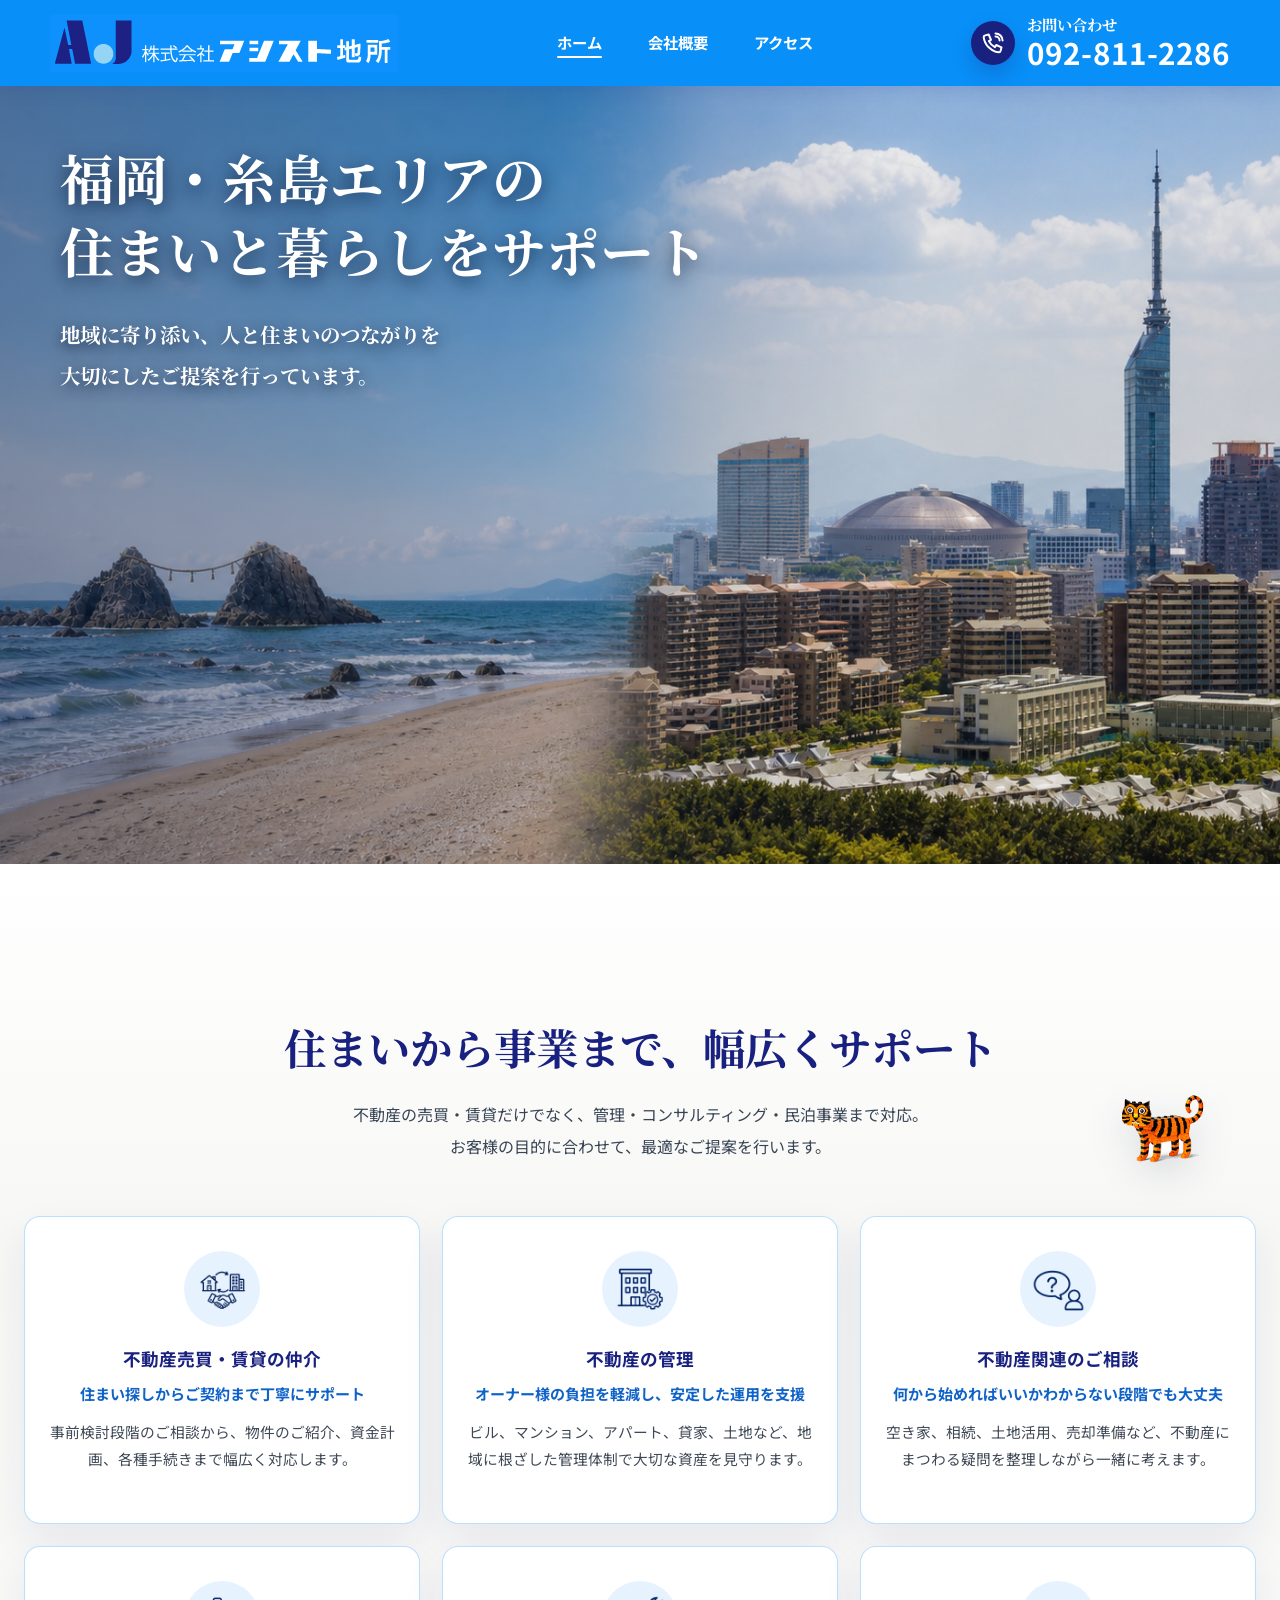
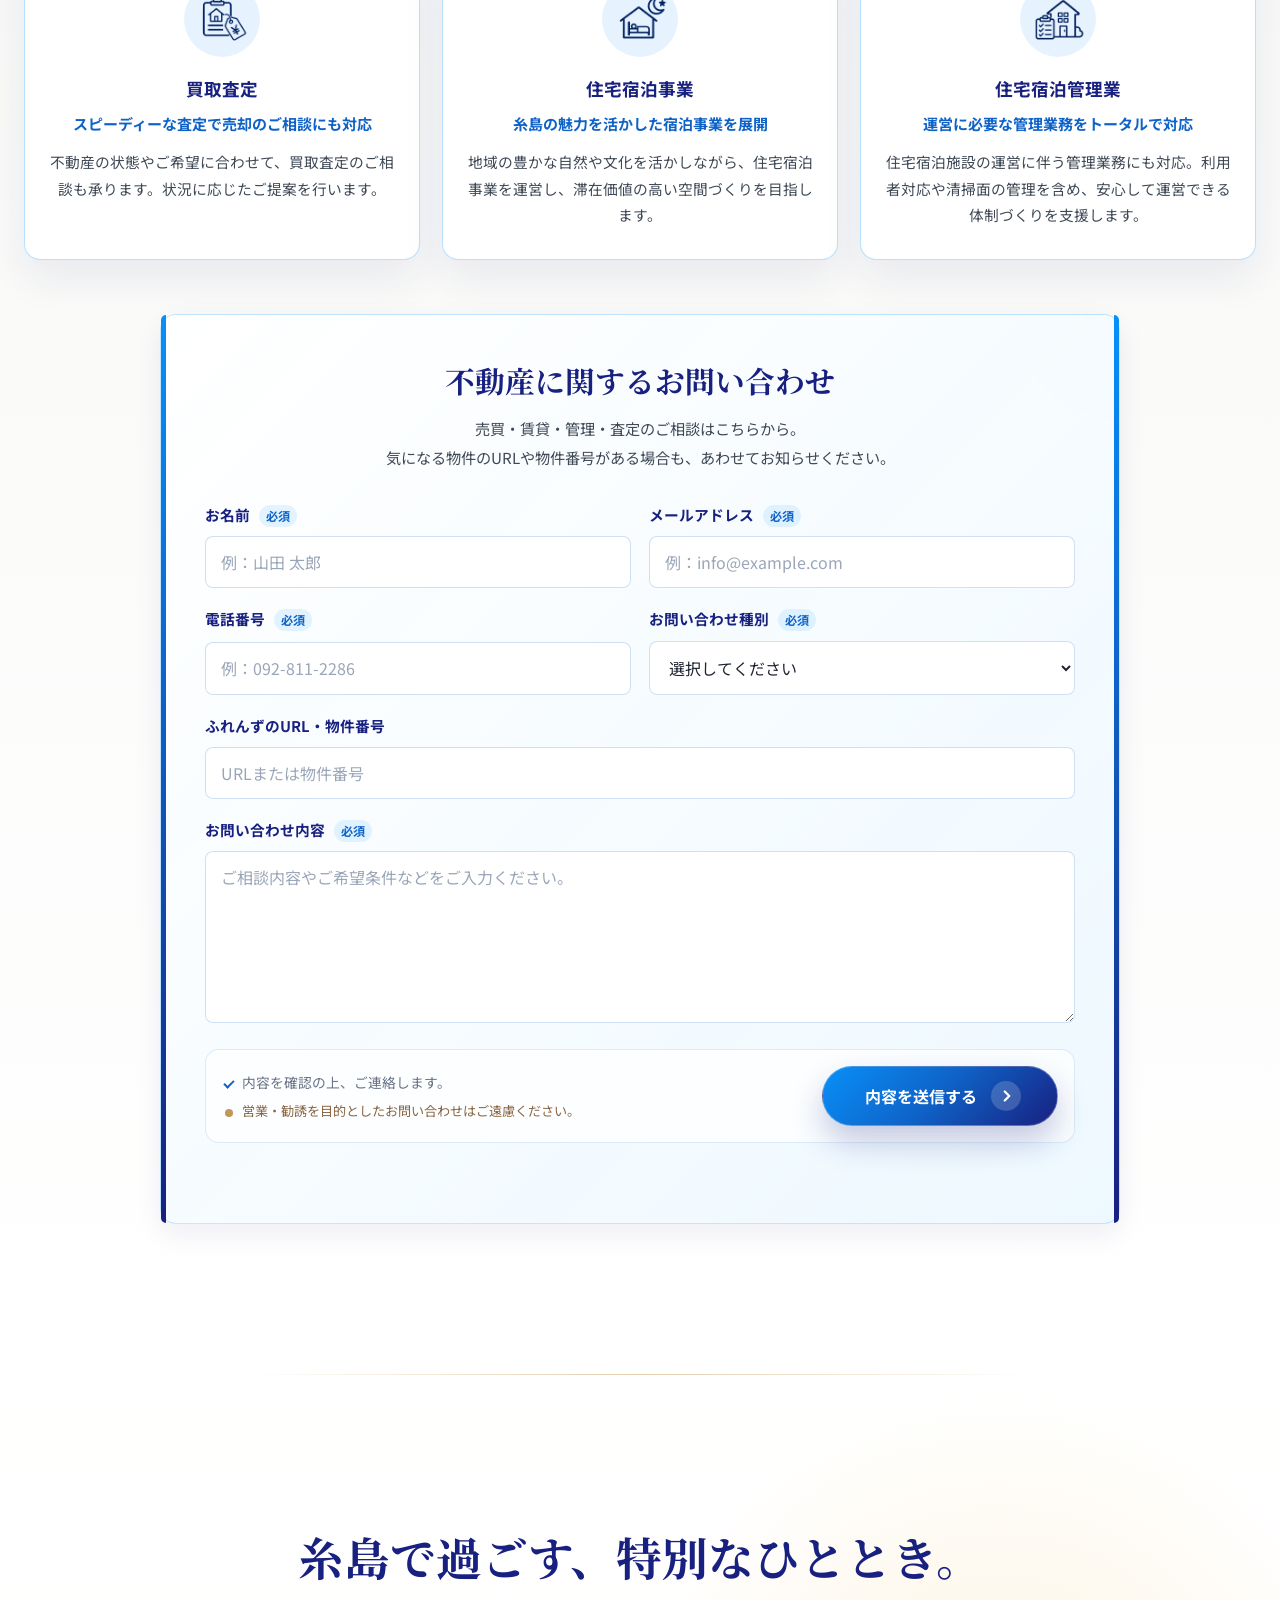
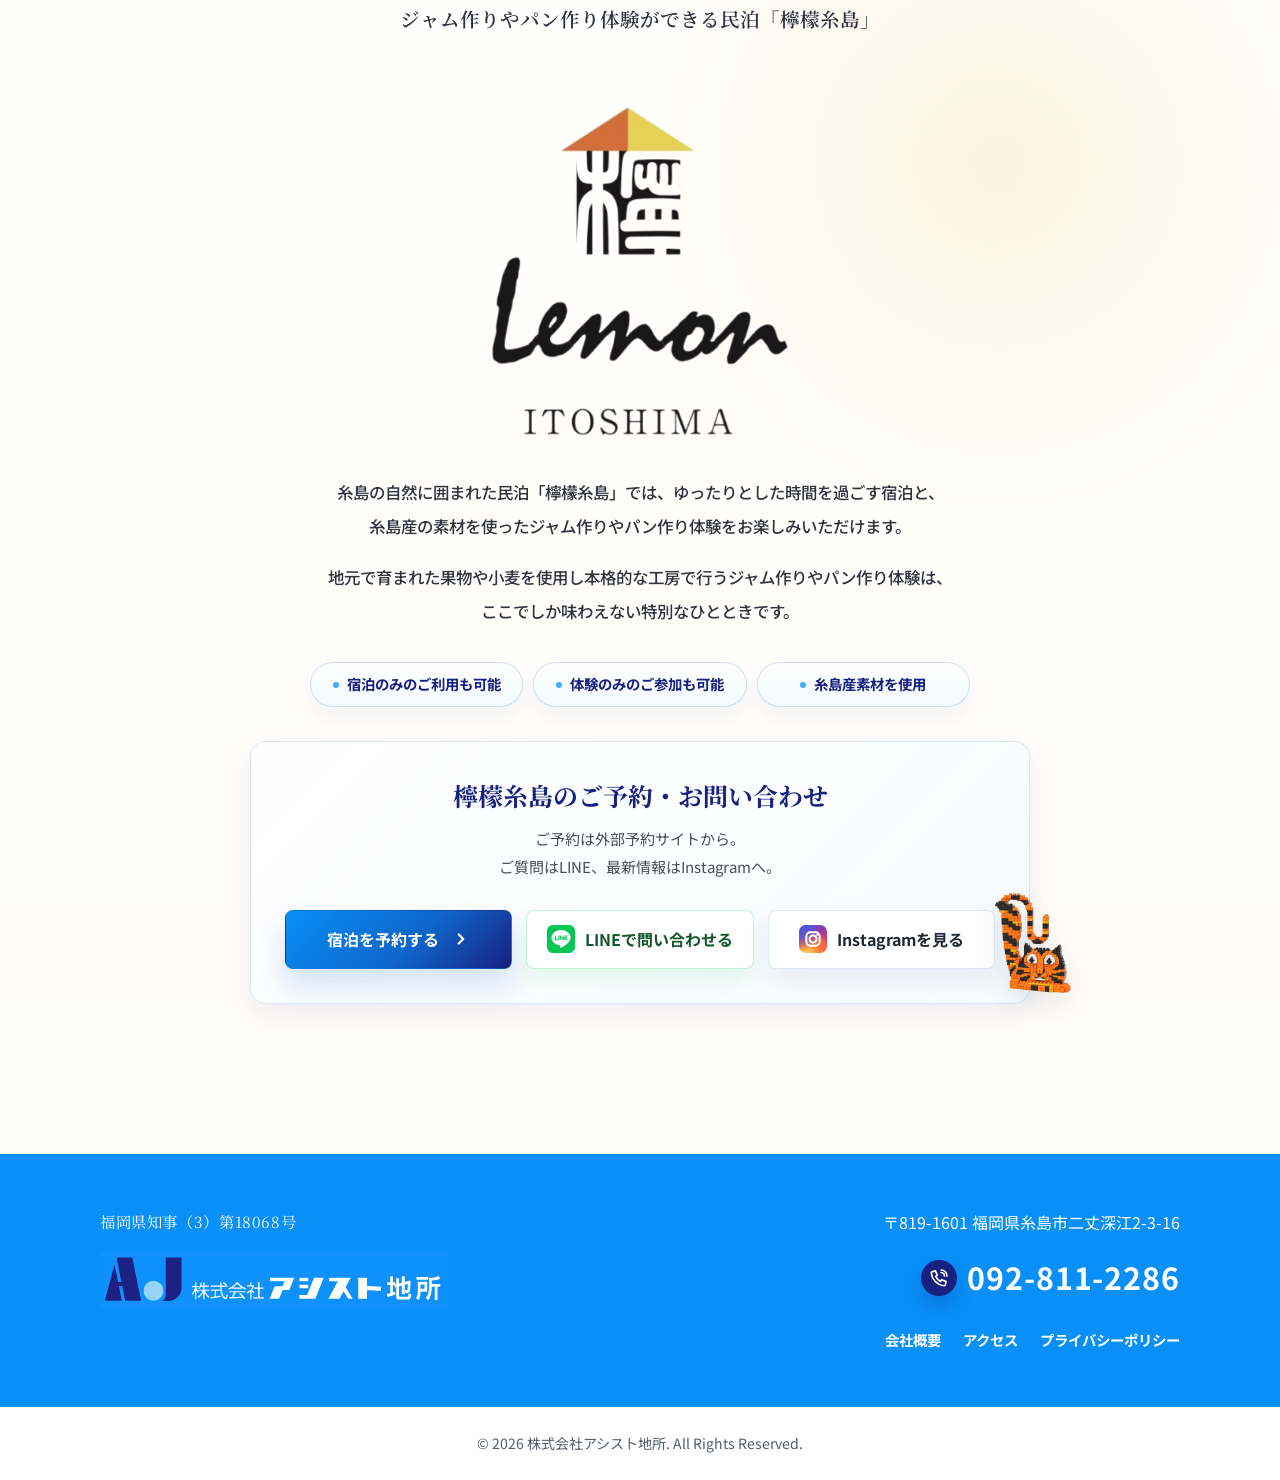
<file: index.html>
<!DOCTYPE html>
<html lang="ja">
  <head>
    <meta charset="UTF-8" />
    <meta name="viewport" content="width=device-width, initial-scale=1.0" />
    <meta
      name="description"
      content="株式会社アシスト地所は、福岡・糸島エリアで不動産売買・賃貸仲介、管理、買取査定、民泊事業まで地域密着でサポートします。"
    />
    <meta name="robots" content="index, follow" />
    <meta name="theme-color" content="#0890f8" />
    <title>福岡・糸島の不動産売買・賃貸・管理 | 株式会社アシスト地所</title>
    <link rel="canonical" href="https://kota-web-design.github.io/check-2/" />
    <meta property="og:locale" content="ja_JP" />
    <meta property="og:type" content="website" />
    <meta property="og:site_name" content="株式会社アシスト地所" />
    <meta property="og:title" content="福岡・糸島の不動産売買・賃貸・管理 | 株式会社アシスト地所" />
    <meta property="og:description" content="福岡・糸島エリアの不動産売買・賃貸仲介、管理、買取査定、民泊事業まで地域密着でサポートします。" />
    <meta property="og:url" content="https://kota-web-design.github.io/check-2/" />
    <meta property="og:image" content="https://kota-web-design.github.io/check-2/assets/ogp-20260905.png" />
    <meta property="og:image:width" content="1200" />
    <meta property="og:image:height" content="630" />
    <meta property="og:image:type" content="image/png" />
    <meta name="twitter:card" content="summary_large_image" />
    <meta name="twitter:image" content="https://kota-web-design.github.io/check-2/assets/ogp-20260905.png" />
    <link rel="icon" href="./favicon.ico?v=20260902" sizes="any" />
    <link rel="icon" href="./assets/favicon.png?v=20260902" type="image/png" />
    <link rel="apple-touch-icon" href="./assets/apple-touch-icon.png?v=20260902" />
    <link rel="preload" as="image" href="./assets/FV.png" media="(min-width: 769px)" />
    <link rel="preload" as="image" href="./assets/FV_sp.png" media="(max-width: 768px)" />
    <link rel="preconnect" href="https://fonts.googleapis.com" />
    <link rel="preconnect" href="https://fonts.gstatic.com" crossorigin />
    <link
      href="https://fonts.googleapis.com/css2?family=Noto+Sans+JP:wght@400;500;700&family=Noto+Serif+JP:wght@500;600;700&display=swap"
      rel="stylesheet"
    />
    <link rel="stylesheet" href="./styles.css?v=20260906-tiger-pc-lean" />
    <script type="application/ld+json">
      {
        "@context": "https://schema.org",
        "@type": "RealEstateAgent",
        "@id": "https://kota-web-design.github.io/check-2/#business",
        "name": "株式会社アシスト地所",
        "url": "https://kota-web-design.github.io/check-2/",
        "logo": "https://kota-web-design.github.io/check-2/assets/logo.png",
        "image": "https://kota-web-design.github.io/check-2/assets/FV.png",
        "telephone": "+81-92-811-2286",
        "address": {
          "@type": "PostalAddress",
          "postalCode": "819-1601",
          "addressRegion": "福岡県",
          "addressLocality": "糸島市",
          "streetAddress": "二丈深江2-3-16",
          "addressCountry": "JP"
        },
        "areaServed": ["福岡市", "糸島市", "福岡・糸島エリア"],
        "openingHours": "10:00-19:00",
        "priceRange": "お問い合わせください",
        "description": "福岡・糸島エリアで不動産売買・賃貸仲介、不動産管理、買取査定、住宅宿泊事業、住宅宿泊管理業を行う地域密着型の不動産会社です。",
        "hasMap": "https://www.google.com/maps/search/?api=1&query=%E7%A6%8F%E5%B2%A1%E7%9C%8C%E7%B3%B8%E5%B3%B6%E5%B8%82%E4%BA%8C%E4%B8%88%E6%B7%B1%E6%B1%9F2-3-16",
        "makesOffer": [
          { "@type": "Offer", "itemOffered": { "@type": "Service", "name": "不動産売買・賃貸の仲介" } },
          { "@type": "Offer", "itemOffered": { "@type": "Service", "name": "不動産の管理" } },
          { "@type": "Offer", "itemOffered": { "@type": "Service", "name": "不動産関連のご相談" } },
          { "@type": "Offer", "itemOffered": { "@type": "Service", "name": "買取査定" } },
          { "@type": "Offer", "itemOffered": { "@type": "Service", "name": "住宅宿泊事業" } },
          { "@type": "Offer", "itemOffered": { "@type": "Service", "name": "住宅宿泊管理業" } }
        ]
      }
    </script>
  </head>
  <body>
    <!-- Accessibility: skip directly to page content -->
    <a class="skip-link" href="#top">本文へ移動</a>

    <!-- Site header: logo, desktop navigation, phone CTA, and mobile menu -->
    <header class="site-header" aria-label="サイトヘッダー">
      <div class="site-header__inner">
        <!-- Header logo -->
        <a class="brand" href="./index.html#top" aria-label="株式会社アシスト地所 トップへ">
          <img
            class="brand__logo"
            src="./assets/logo.png?v=20260905-logo"
            alt="A.J 株式会社アシスト地所"
            width="348"
            height="58"
          />
        </a>

        <!-- Desktop navigation -->
        <nav class="site-nav site-nav--desktop" aria-label="グローバルナビゲーション">
          <ul class="site-nav__list">
            <li><a class="site-nav__link" href="./index.html#top" aria-current="page">ホーム</a></li>
            <li><a class="site-nav__link" href="./company.html">会社概要</a></li>
            <li><a class="site-nav__link" href="./company.html#access">アクセス</a></li>
          </ul>
        </nav>

        <!-- Desktop phone CTA -->
        <a class="header-contact header-contact--desktop" href="tel:0928112286" aria-label="電話で問い合わせる 092-811-2286">
          <span class="phone-icon header-contact__icon" aria-hidden="true">
            <svg viewBox="0 0 24 24" focusable="false">
              <path d="M7.7 3.5 10 8.8l-2.1 1.3a13.5 13.5 0 0 0 6 6l1.3-2.1 5.3 2.3-.9 3.6c-.2.9-1 1.5-1.9 1.4A17.5 17.5 0 0 1 2.7 6.3c-.1-.9.5-1.7 1.4-1.9l3.6-.9Z" />
              <path d="M14.5 5.4a4.1 4.1 0 0 1 4.1 4.1" />
              <path d="M14.5 2.4a7.1 7.1 0 0 1 7.1 7.1" />
            </svg>
          </span>
          <span class="header-contact__body">
            <span class="header-contact__label">お問い合わせ</span>
            <span class="header-contact__number">092-811-2286</span>
          </span>
        </a>

        <!-- Mobile hamburger button -->
        <button class="menu-toggle" type="button" aria-expanded="false" aria-controls="mobile-menu" aria-label="メニューを開く">
          <span class="menu-toggle__lines" aria-hidden="true">
            <span class="menu-toggle__line"></span>
            <span class="menu-toggle__line"></span>
            <span class="menu-toggle__line"></span>
          </span>
          <span class="menu-toggle__label" aria-hidden="true">MENU</span>
        </button>
      </div>

      <!-- Mobile fixed phone bar -->
      <a class="mobile-phone-bar" href="tel:0928112286" aria-label="電話で問い合わせる 092-811-2286">
        <span class="phone-icon phone-icon--small" aria-hidden="true">
          <svg viewBox="0 0 24 24" focusable="false">
            <path d="M7.7 3.5 10 8.8l-2.1 1.3a13.5 13.5 0 0 0 6 6l1.3-2.1 5.3 2.3-.9 3.6c-.2.9-1 1.5-1.9 1.4A17.5 17.5 0 0 1 2.7 6.3c-.1-.9.5-1.7 1.4-1.9l3.6-.9Z" />
            <path d="M14.5 5.4a4.1 4.1 0 0 1 4.1 4.1" />
            <path d="M14.5 2.4a7.1 7.1 0 0 1 7.1 7.1" />
          </svg>
        </span>
        <span>お問い合わせ 092-811-2286</span>
      </a>

      <!-- Mobile navigation panel -->
      <nav class="mobile-menu" id="mobile-menu" aria-label="スマートフォンメニュー" aria-hidden="true">
        <a class="mobile-menu__link" href="./index.html#top" aria-current="page">ホーム</a>
        <a class="mobile-menu__link" href="./company.html">会社概要</a>
        <a class="mobile-menu__link" href="./company.html#access">アクセス</a>
        <a class="mobile-menu__link mobile-menu__link--contact" href="./index.html#contact-form">お問い合わせフォーム</a>
      </nav>
    </header>

    <main class="site-main" id="top">
      <!-- Hero Section -->
      <section class="hero" aria-label="ファーストビュー">
        <div class="hero__overlay"></div>
        <div class="hero__inner fade-up">
          <h1 class="hero__title">
            福岡・糸島エリアの<br />
            住まいと暮らしを<br class="sp-only" />サポート
          </h1>
          <p class="hero__lead">
            地域に寄り添い、人と住まいのつながりを<br />
            大切にしたご提案を行っています。
          </p>
        </div>
      </section>

      <!-- Service Section -->
      <section class="service section-pad" aria-labelledby="service-title">
        <div class="section-inner service__inner">
          <!-- Service heading -->
          <div class="section-heading fade-up">
            <h2 class="section-heading__title" id="service-title">
              住まいから事業まで、<br class="sp-only" />幅広くサポート
            </h2>
            <p class="section-heading__text">
              不動産の売買・賃貸だけでなく、管理・コンサルティング・民泊事業まで対応。<br />
              お客様の目的に合わせて、最適なご提案を行います。
            </p>
          </div>

          <!-- Service decoration -->
          <img
            class="service__tiger"
            src="./assets/tiger_transparent.png"
            alt=""
            width="166"
            height="126"
            loading="lazy"
          />

          <!-- Service cards -->
          <div class="service__grid" aria-label="サービス一覧">
            <article class="service-card fade-up">
              <div class="service-card__icon" aria-hidden="true">
                <img
                  class="service-card__icon-img"
                  src="./assets/service-brokerage.png"
                  alt=""
                  width="64"
                  height="64"
                  loading="lazy"
                />
              </div>
              <h3 class="service-card__title">不動産売買・賃貸の仲介</h3>
              <p class="service-card__lead">住まい探しからご契約まで<br class="sp-only" />丁寧にサポート</p>
              <p class="service-card__text">
                事前検討段階のご相談から、物件のご紹介、資金計画、各種手続きまで幅広く対応します。
              </p>
            </article>

            <article class="service-card fade-up">
              <div class="service-card__icon" aria-hidden="true">
                <img
                  class="service-card__icon-img"
                  src="./assets/service-management.png"
                  alt=""
                  width="64"
                  height="64"
                  loading="lazy"
                />
              </div>
              <h3 class="service-card__title">不動産の管理</h3>
              <p class="service-card__lead">オーナー様の負担を軽減し、<br class="sp-only" />安定した運用を支援</p>
              <p class="service-card__text">
                ビル、マンション、アパート、貸家、土地など、地域に根ざした管理体制で大切な資産を見守ります。
              </p>
            </article>

            <article class="service-card fade-up">
              <div class="service-card__icon" aria-hidden="true">
                <img
                  class="service-card__icon-img"
                  src="./assets/service-consultation.png"
                  alt=""
                  width="64"
                  height="64"
                  loading="lazy"
                />
              </div>
              <h3 class="service-card__title">不動産関連のご相談</h3>
              <p class="service-card__lead">何から始めればいいか<br class="sp-only" />わからない段階でも大丈夫</p>
              <p class="service-card__text">
                空き家、相続、土地活用、売却準備など、不動産にまつわる疑問を整理しながら一緒に考えます。
              </p>
            </article>

            <article class="service-card fade-up">
              <div class="service-card__icon" aria-hidden="true">
                <img
                  class="service-card__icon-img"
                  src="./assets/service-appraisal.png"
                  alt=""
                  width="64"
                  height="64"
                  loading="lazy"
                />
              </div>
              <h3 class="service-card__title">買取査定</h3>
              <p class="service-card__lead">スピーディーな査定で<br class="sp-only" />売却のご相談にも対応</p>
              <p class="service-card__text">
                不動産の状態やご希望に合わせて、買取査定のご相談も承ります。状況に応じたご提案を行います。
              </p>
            </article>

            <article class="service-card fade-up">
              <div class="service-card__icon" aria-hidden="true">
                <img
                  class="service-card__icon-img"
                  src="./assets/service-stay.png"
                  alt=""
                  width="64"
                  height="64"
                  loading="lazy"
                />
              </div>
              <h3 class="service-card__title">住宅宿泊事業</h3>
              <p class="service-card__lead">糸島の魅力を活かした<br class="sp-only" />宿泊事業を展開</p>
              <p class="service-card__text">
                地域の豊かな自然や文化を活かしながら、住宅宿泊事業を運営し、滞在価値の高い空間づくりを目指します。
              </p>
            </article>

            <article class="service-card fade-up">
              <div class="service-card__icon" aria-hidden="true">
                <img
                  class="service-card__icon-img"
                  src="./assets/service-stay-management.png"
                  alt=""
                  width="64"
                  height="64"
                  loading="lazy"
                />
              </div>
              <h3 class="service-card__title">住宅宿泊管理業</h3>
              <p class="service-card__lead">運営に必要な管理業務を<br class="sp-only" />トータルで対応</p>
              <p class="service-card__text">
                住宅宿泊施設の運営に伴う管理業務にも対応。利用者対応や清掃面の管理を含め、安心して運営できる体制づくりを支援します。
              </p>
            </article>
          </div>

          <!-- Property inquiry form -->
          <section class="property-contact fade-up" id="contact-form" aria-labelledby="property-contact-title">
            <div class="property-contact__intro">
              <h3 class="property-contact__title" id="property-contact-title">
                <span>不動産に関する</span><span>お問い合わせ</span>
              </h3>
              <p class="property-contact__text">
                <span>売買・賃貸・管理・査定のご相談はこちらから。</span>
                <span>気になる物件のURLや物件番号がある場合も、あわせてお知らせください。</span>
              </p>
            </div>

            <!-- Form endpoint: replace action and name attributes with Google Form values when ready -->
            <form class="property-form" action="#" method="post" data-form-placeholder>
              <div class="property-form__grid">
                <label class="property-form__field">
                  <span class="property-form__label">お名前 <em>必須</em></span>
                  <input type="text" name="name" autocomplete="name" placeholder="例：山田 太郎" required />
                </label>

                <label class="property-form__field">
                  <span class="property-form__label">メールアドレス <em>必須</em></span>
                  <input type="email" name="email" autocomplete="email" placeholder="例：info@example.com" required />
                </label>

                <label class="property-form__field">
                  <span class="property-form__label">電話番号 <em>必須</em></span>
                  <input type="tel" name="tel" autocomplete="tel" placeholder="例：092-811-2286" required />
                </label>

                <label class="property-form__field">
                  <span class="property-form__label">お問い合わせ種別 <em>必須</em></span>
                  <select name="category" required>
                    <option value="">選択してください</option>
                    <option value="不動産売買・賃貸の仲介">不動産売買・賃貸の仲介</option>
                    <option value="不動産の管理">不動産の管理</option>
                    <option value="買取査定">買取査定</option>
                    <option value="その他">その他</option>
                  </select>
                </label>

                <label class="property-form__field property-form__field--wide">
                  <span class="property-form__label">ふれんずのURL・物件番号</span>
                  <input type="text" name="property_url" placeholder="URLまたは物件番号" />
                </label>

                <label class="property-form__field property-form__field--wide">
                  <span class="property-form__label">お問い合わせ内容 <em>必須</em></span>
                  <textarea name="message" rows="6" placeholder="ご相談内容やご希望条件などをご入力ください。" required></textarea>
                </label>
              </div>

              <div class="property-form__footer">
                <div class="property-form__notes">
                  <p class="property-form__note">内容を確認の上、ご連絡します。</p>
                  <p class="property-form__caution">営業・勧誘を目的としたお問い合わせはご遠慮ください。</p>
                </div>
                <button class="property-form__submit" type="submit" aria-label="不動産のお問い合わせ内容を送信する">
                  内容を送信する
                  <span aria-hidden="true">
                    <svg viewBox="0 0 24 24" focusable="false">
                      <path d="M9 6l6 6-6 6"></path>
                    </svg>
                  </span>
                </button>
              </div>
              <p class="property-form__status" aria-live="polite" data-form-status></p>
            </form>
          </section>
        </div>
      </section>

      <!-- Lemon ITOSHIMA Section -->
      <section class="lemon section-pad" id="lemon" aria-labelledby="lemon-title">
        <div class="section-inner lemon__inner fade-up">
          <!-- Lemon heading and logo -->
          <h2 class="lemon__title" id="lemon-title">
            糸島で過ごす、<br class="sp-only" />特別なひととき。
          </h2>
          <p class="lemon__subtitle">
            ジャム作りやパン作り体験ができる<br class="sp-only" />民泊「檸檬糸島」
          </p>

          <img
            class="lemon__logo"
            src="./assets/logo_2_transparent.png"
            alt="Lemon ITOSHIMA"
            width="811"
            height="892"
            loading="lazy"
          />

          <!-- Lemon body copy -->
          <p class="lemon__text">
            糸島の自然に囲まれた民泊「檸檬糸島」では、ゆったりとした時間を過ごす宿泊と、<br>糸島産の素材を使ったジャム作りやパン作り体験をお楽しみいただけます。
          </p>
          <p class="lemon__text">
            地元で育まれた果物や小麦を使用し本格的な工房で行うジャム作りやパン作り体験は、<br>ここでしか味わえない特別なひとときです。
          </p>

          <!-- Lemon feature badges -->
          <div class="lemon__features" aria-label="檸檬糸島の特徴">
            <span>宿泊のみのご利用も可能</span>
            <span>体験のみのご参加も可能</span>
            <span>糸島産素材を使用</span>
          </div>

          <!-- Lemon contact CTA -->
          <section class="lemon-contact" aria-labelledby="lemon-contact-title">
            <div class="lemon-contact__body">
              <h3 class="lemon-contact__title" id="lemon-contact-title">
                <span>檸檬糸島のご予約・</span><span>お問い合わせ</span>
              </h3>
              <p class="lemon-contact__text">
                <span>ご予約は外部予約サイトから。</span>
                <span>ご質問はLINE、最新情報はInstagramへ。</span>
              </p>
            </div>
            <div class="lemon-contact__actions" aria-label="檸檬糸島の外部リンク">
              <a
                class="lemon__button lemon__button--booking"
                href="https://vacation-stay.jp/"
                target="_blank"
                rel="noopener"
                aria-label="檸檬糸島の宿泊予約サイトを開く"
              >
                <span class="lemon__button-spacer" aria-hidden="true"></span>
                <span class="lemon__button-text">宿泊を予約する</span>
                <span class="lemon__button-arrow" aria-hidden="true">
                  <svg viewBox="0 0 24 24" focusable="false">
                    <path d="M9 6l6 6-6 6"></path>
                  </svg>
                </span>
              </a>
              <a
                class="lemon__button lemon__button--line"
                href="https://lin.ee/wfqMm2x"
                target="_blank"
                rel="noopener"
                aria-label="LINEで檸檬糸島について問い合わせる"
              >
                <img class="lemon__button-icon" src="./assets/line-brand-icon.png" alt="" width="40" height="40" loading="lazy" />
                <span class="lemon__button-text">LINEで問い合わせる</span>
                <span class="lemon__button-spacer" aria-hidden="true"></span>
              </a>
              <a
                class="lemon__button lemon__button--instagram"
                href="https://www.instagram.com/"
                target="_blank"
                rel="noopener"
                aria-label="檸檬糸島のInstagramを見る"
              >
                <img class="lemon__button-icon" src="./assets/instagram-brand-icon.svg" alt="" width="40" height="40" loading="lazy" />
                <span class="lemon__button-text">Instagramを見る</span>
                <span class="lemon__button-spacer" aria-hidden="true"></span>
              </a>
            </div>
            <!-- Lemon contact decoration -->
            <img
              class="lemon__tiger"
              src="./assets/tiger_lego.png"
              alt=""
              width="622"
              height="640"
              loading="lazy"
            />
          </section>
        </div>
      </section>
    </main>

    <!-- Site Footer -->
    <footer class="site-footer" aria-label="サイトフッター">
      <div class="site-footer__top">
        <div class="section-inner site-footer__inner">
          <!-- Footer company information -->
          <div class="site-footer__brand">
            <p class="site-footer__license">福岡県知事（3）第18068号</p>
            <a class="brand brand--footer" href="#top" aria-label="株式会社アシスト地所 トップへ">
              <img
                class="brand__logo"
                src="./assets/logo.png?v=20260905-logo"
                alt="A.J 株式会社アシスト地所"
                width="348"
                height="58"
                loading="lazy"
              />
            </a>
          </div>

          <!-- Footer navigation and phone CTA -->
          <div class="site-footer__info">
            <address class="site-footer__address">
              <a
                class="site-footer__map-link"
                href="https://www.google.com/maps/search/?api=1&query=%E7%A6%8F%E5%B2%A1%E7%9C%8C%E7%B3%B8%E5%B3%B6%E5%B8%82%E4%BA%8C%E4%B8%88%E6%B7%B1%E6%B1%9F2-3-16"
                target="_blank"
                rel="noopener"
              >
                <span>〒819-1601 福岡県糸島市二丈深江2-3-16</span>
              </a>
              <a class="site-footer__phone" href="tel:0928112286" aria-label="電話で問い合わせる 092-811-2286">
                <span class="phone-icon phone-icon--small" aria-hidden="true">
                  <svg viewBox="0 0 24 24" focusable="false">
                    <path d="M7.7 3.5 10 8.8l-2.1 1.3a13.5 13.5 0 0 0 6 6l1.3-2.1 5.3 2.3-.9 3.6c-.2.9-1 1.5-1.9 1.4A17.5 17.5 0 0 1 2.7 6.3c-.1-.9.5-1.7 1.4-1.9l3.6-.9Z" />
                    <path d="M14.5 5.4a4.1 4.1 0 0 1 4.1 4.1" />
                    <path d="M14.5 2.4a7.1 7.1 0 0 1 7.1 7.1" />
                  </svg>
                </span>
                <span>092-811-2286</span>
              </a>
            </address>
            <nav class="footer-links footer-links--footer" aria-label="フッターリンク">
              <a href="./company.html">会社概要</a>
              <a href="./company.html#access">アクセス</a>
              <a href="./privacy-policy.html">プライバシーポリシー</a>
            </nav>
          </div>
        </div>
      </div>

      <div class="site-footer__bottom">
        <div class="section-inner site-footer__bottom-inner">
          <p class="site-footer__copy">
            © 2026 株式会社アシスト地所. All Rights Reserved.
          </p>
        </div>
      </div>
    </footer>

    <script src="./script.js"></script>
  </body>
</html>
</file>
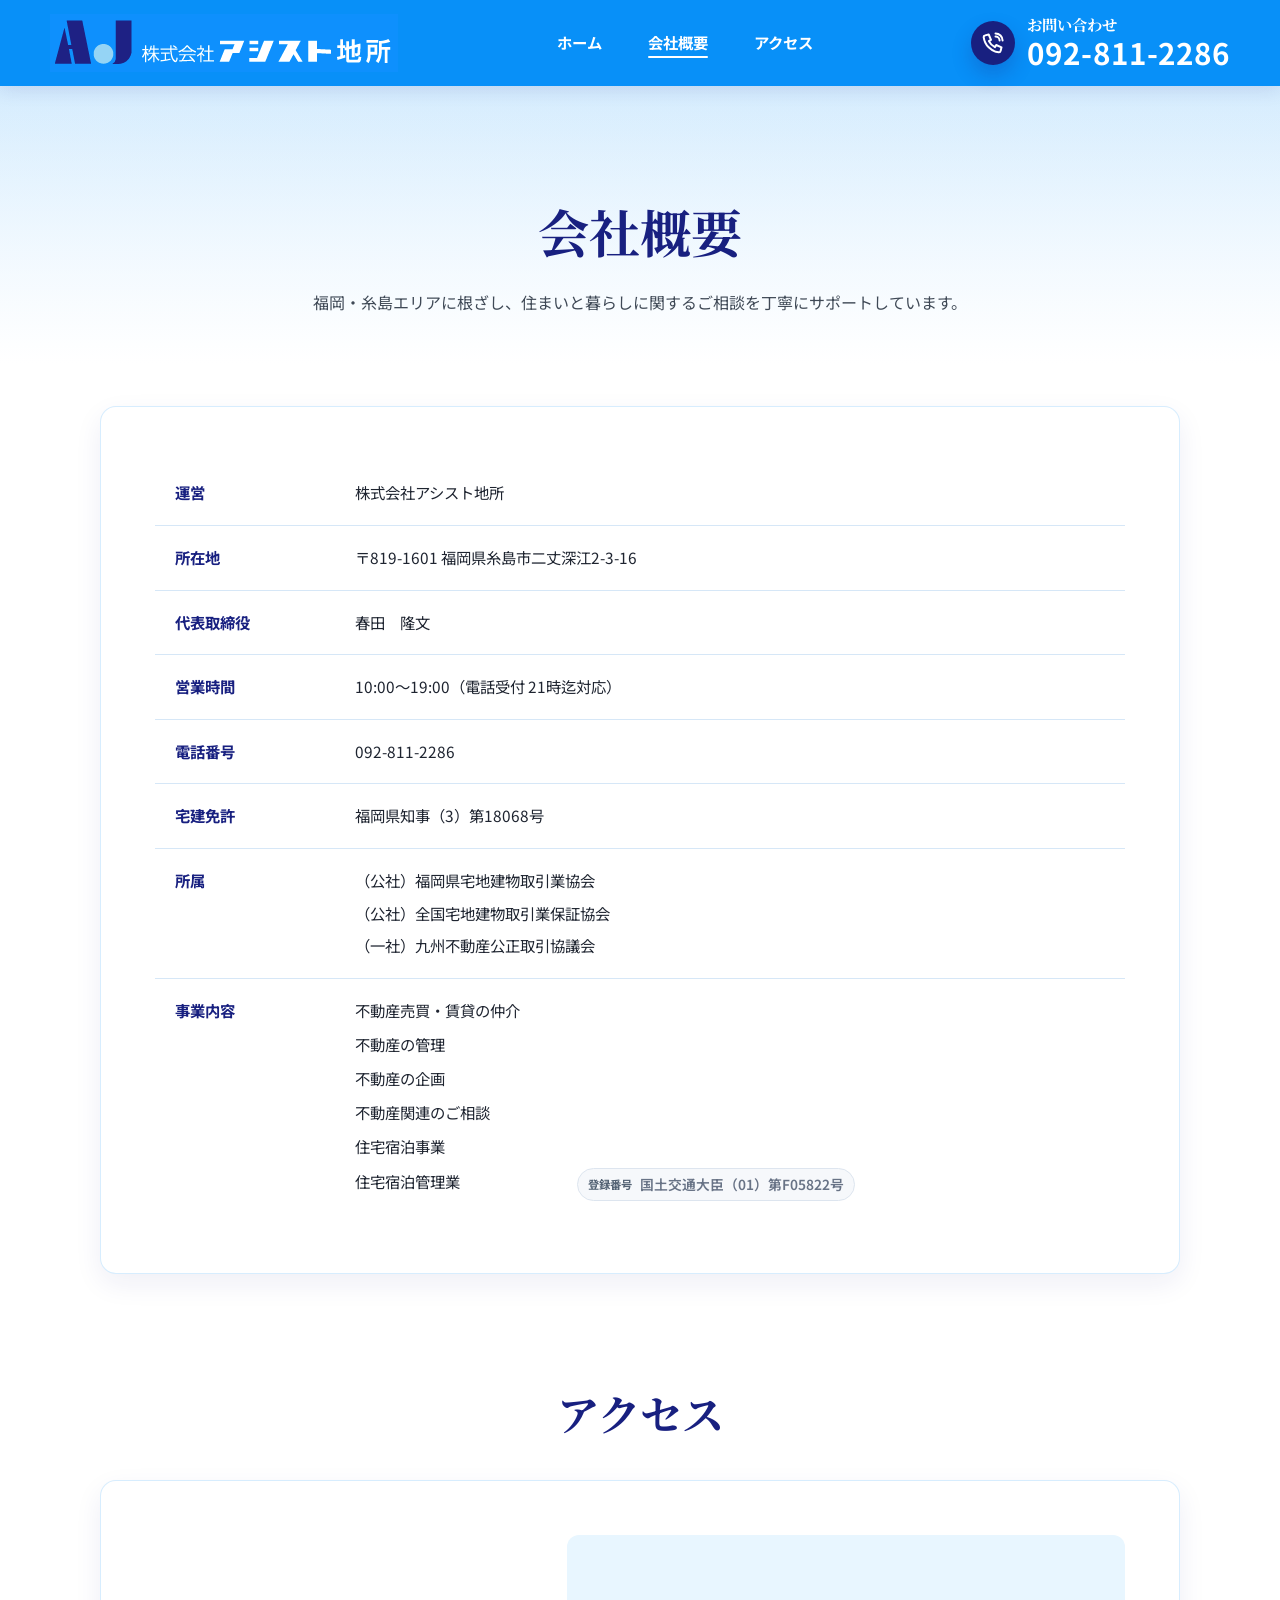
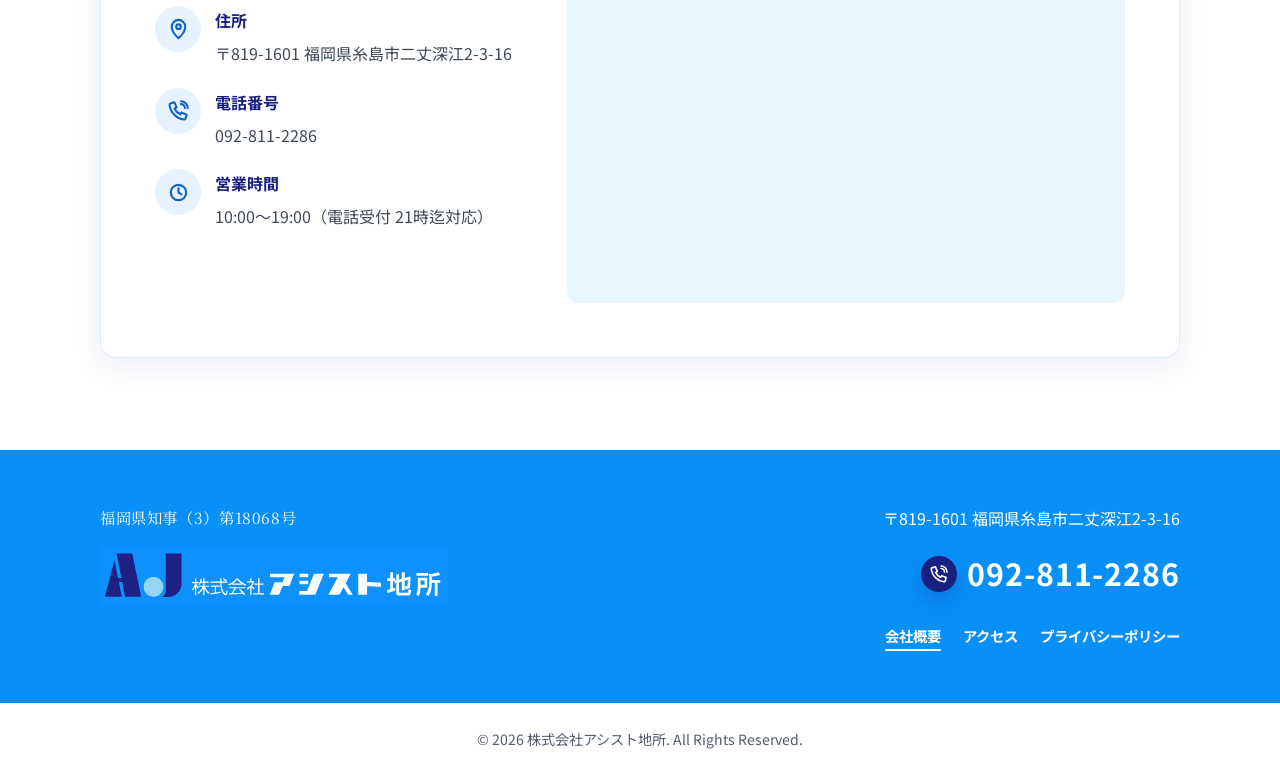
<file: company.html>
<!DOCTYPE html>
<html lang="ja">
  <head>
    <meta charset="UTF-8" />
    <meta name="viewport" content="width=device-width, initial-scale=1.0" />
    <meta
      name="description"
      content="株式会社アシスト地所の会社概要とアクセス情報です。所在地、営業時間、宅建免許、事業内容をご確認いただけます。"
    />
    <meta name="robots" content="index, follow" />
    <meta name="theme-color" content="#0890f8" />
    <title>会社概要・アクセス | 株式会社アシスト地所</title>
    <link rel="canonical" href="https://kota-web-design.github.io/check-2/company.html" />
    <meta property="og:locale" content="ja_JP" />
    <meta property="og:type" content="website" />
    <meta property="og:site_name" content="株式会社アシスト地所" />
    <meta property="og:title" content="会社概要・アクセス | 株式会社アシスト地所" />
    <meta property="og:description" content="株式会社アシスト地所の会社概要、所在地、営業時間、アクセス情報を掲載しています。" />
    <meta property="og:url" content="https://kota-web-design.github.io/check-2/company.html" />
    <meta property="og:image" content="https://kota-web-design.github.io/check-2/assets/ogp-20260905.png" />
    <meta property="og:image:width" content="1200" />
    <meta property="og:image:height" content="630" />
    <meta property="og:image:type" content="image/png" />
    <meta name="twitter:card" content="summary_large_image" />
    <meta name="twitter:image" content="https://kota-web-design.github.io/check-2/assets/ogp-20260905.png" />
    <link rel="icon" href="./favicon.ico?v=20260902" sizes="any" />
    <link rel="icon" href="./assets/favicon.png?v=20260902" type="image/png" />
    <link rel="apple-touch-icon" href="./assets/apple-touch-icon.png?v=20260902" />
    <link rel="preconnect" href="https://fonts.googleapis.com" />
    <link rel="preconnect" href="https://fonts.gstatic.com" crossorigin />
    <link
      href="https://fonts.googleapis.com/css2?family=Noto+Sans+JP:wght@400;500;700&family=Noto+Serif+JP:wght@500;600;700&display=swap"
      rel="stylesheet"
    />
    <link rel="stylesheet" href="./styles.css?v=20260906-tiger-pc-lean" />
    <script type="application/ld+json">
      {
        "@context": "https://schema.org",
        "@type": "BreadcrumbList",
        "itemListElement": [
          { "@type": "ListItem", "position": 1, "name": "ホーム", "item": "https://kota-web-design.github.io/check-2/" },
          { "@type": "ListItem", "position": 2, "name": "会社概要・アクセス", "item": "https://kota-web-design.github.io/check-2/company.html" }
        ]
      }
    </script>
  </head>
  <body>
    <!-- Accessibility: skip directly to page content -->
    <a class="skip-link" href="#top">本文へ移動</a>

    <!-- Site header: logo, desktop navigation, phone CTA, and mobile menu -->
    <header class="site-header" aria-label="サイトヘッダー">
      <div class="site-header__inner">
        <!-- Header logo -->
        <a class="brand" href="./index.html#top" aria-label="株式会社アシスト地所 トップへ">
          <img
            class="brand__logo"
            src="./assets/logo.png?v=20260905-logo"
            alt="A.J 株式会社アシスト地所"
            width="348"
            height="58"
          />
        </a>

        <!-- Desktop navigation -->
        <nav class="site-nav site-nav--desktop" aria-label="グローバルナビゲーション">
          <ul class="site-nav__list">
            <li><a class="site-nav__link" href="./index.html#top">ホーム</a></li>
            <li><a class="site-nav__link" href="./company.html" aria-current="page">会社概要</a></li>
            <li><a class="site-nav__link" href="./company.html#access">アクセス</a></li>
          </ul>
        </nav>

        <!-- Desktop phone CTA -->
        <a class="header-contact header-contact--desktop" href="tel:0928112286" aria-label="電話で問い合わせる 092-811-2286">
          <span class="phone-icon header-contact__icon" aria-hidden="true">
            <svg viewBox="0 0 24 24" focusable="false">
              <path d="M7.7 3.5 10 8.8l-2.1 1.3a13.5 13.5 0 0 0 6 6l1.3-2.1 5.3 2.3-.9 3.6c-.2.9-1 1.5-1.9 1.4A17.5 17.5 0 0 1 2.7 6.3c-.1-.9.5-1.7 1.4-1.9l3.6-.9Z" />
              <path d="M14.5 5.4a4.1 4.1 0 0 1 4.1 4.1" />
              <path d="M14.5 2.4a7.1 7.1 0 0 1 7.1 7.1" />
            </svg>
          </span>
          <span class="header-contact__body">
            <span class="header-contact__label">お問い合わせ</span>
            <span class="header-contact__number">092-811-2286</span>
          </span>
        </a>

        <!-- Mobile hamburger button -->
        <button class="menu-toggle" type="button" aria-expanded="false" aria-controls="mobile-menu" aria-label="メニューを開く">
          <span class="menu-toggle__lines" aria-hidden="true">
            <span class="menu-toggle__line"></span>
            <span class="menu-toggle__line"></span>
            <span class="menu-toggle__line"></span>
          </span>
          <span class="menu-toggle__label" aria-hidden="true">MENU</span>
        </button>
      </div>

      <!-- Mobile fixed phone bar -->
      <a class="mobile-phone-bar" href="tel:0928112286" aria-label="電話で問い合わせる 092-811-2286">
        <span class="phone-icon phone-icon--small" aria-hidden="true">
          <svg viewBox="0 0 24 24" focusable="false">
            <path d="M7.7 3.5 10 8.8l-2.1 1.3a13.5 13.5 0 0 0 6 6l1.3-2.1 5.3 2.3-.9 3.6c-.2.9-1 1.5-1.9 1.4A17.5 17.5 0 0 1 2.7 6.3c-.1-.9.5-1.7 1.4-1.9l3.6-.9Z" />
            <path d="M14.5 5.4a4.1 4.1 0 0 1 4.1 4.1" />
            <path d="M14.5 2.4a7.1 7.1 0 0 1 7.1 7.1" />
          </svg>
        </span>
        <span>お問い合わせ 092-811-2286</span>
      </a>

      <!-- Mobile navigation panel -->
      <nav class="mobile-menu" id="mobile-menu" aria-label="スマートフォンメニュー" aria-hidden="true">
        <a class="mobile-menu__link" href="./index.html#top">ホーム</a>
        <a class="mobile-menu__link" href="./company.html" aria-current="page">会社概要</a>
        <a class="mobile-menu__link" href="./company.html#access">アクセス</a>
        <a class="mobile-menu__link mobile-menu__link--contact" href="./index.html#contact-form">お問い合わせフォーム</a>
      </nav>
    </header>

    <main class="subpage-main" id="top">
      <!-- Company Hero -->
      <section class="subpage-hero" aria-labelledby="company-title">
        <div class="section-inner subpage-hero__inner fade-up">
          <h1 class="subpage-hero__title" id="company-title">会社概要</h1>
          <p class="subpage-hero__lead">
            福岡・糸島エリアに根ざし、住まいと暮らしに関するご相談を丁寧にサポートしています。
          </p>
        </div>
      </section>

      <!-- Company Profile -->
      <section class="subpage-section subpage-section--company-profile" aria-label="会社案内">
        <div class="section-inner company-layout">
          <article class="content-panel fade-up">
            <table class="company-table">
              <tbody>
                <tr>
                  <th scope="row">運営</th>
                  <td>株式会社アシスト地所</td>
                </tr>
                <tr>
                  <th scope="row">所在地</th>
                  <td>〒819-1601 福岡県糸島市二丈深江2-3-16</td>
                </tr>
                <tr>
                  <th scope="row">代表取締役</th>
                  <td>春田　隆文</td>
                </tr>
                <tr>
                  <th scope="row">営業時間</th>
                  <td>10:00〜19:00（電話受付 21時迄対応）</td>
                </tr>
                <tr>
                  <th scope="row">電話番号</th>
                  <td><a class="access-link" href="tel:0928112286">092-811-2286</a></td>
                </tr>
                <tr>
                  <th scope="row">宅建免許</th>
                  <td>福岡県知事（3）第18068号</td>
                </tr>
                <tr>
                  <th scope="row">所属</th>
                  <td>
                    <ul class="company-list">
                      <li>（公社）福岡県宅地建物取引業協会</li>
                      <li>（公社）全国宅地建物取引業保証協会</li>
                      <li>（一社）九州不動産公正取引協議会</li>
                    </ul>
                  </td>
                </tr>
                <tr>
                  <th scope="row">事業内容</th>
                  <td>
                    <ul class="company-list company-list--business">
                      <li class="company-list__item">
                        <span class="company-list__name">不動産売買・賃貸の仲介</span>
                      </li>
                      <li class="company-list__item">
                        <span class="company-list__name">不動産の管理</span>
                      </li>
                      <li class="company-list__item">
                        <span class="company-list__name">不動産の企画</span>
                      </li>
                      <li class="company-list__item">
                        <span class="company-list__name">不動産関連のご相談</span>
                      </li>
                      <li class="company-list__item company-list__item--licensed">
                        <span class="company-list__name">住宅宿泊事業</span>
                      </li>
                      <li class="company-list__item company-list__item--licensed">
                        <span class="company-list__name">住宅宿泊管理業</span>
                        <span class="company-list__licenses">
                          <span class="company-list__note">
                            <span class="company-list__note-label">登録番号</span>
                            <span>国土交通大臣（01）第F05822号</span>
                          </span>
                        </span>
                      </li>
                    </ul>
                  </td>
                </tr>
              </tbody>
            </table>
          </article>
        </div>
      </section>

      <!-- Access Section -->
      <section class="subpage-section subpage-section--access" id="access" aria-labelledby="access-title">
        <div class="section-inner">
          <div class="section-heading fade-up">
            <h2 class="section-heading__title" id="access-title">アクセス</h2>
          </div>

          <div class="access-grid content-panel fade-up">
            <!-- Access information card -->
            <div class="access-card">
              <div class="access-item">
                <span class="access-icon" aria-hidden="true">
                  <svg viewBox="0 0 24 24" focusable="false">
                    <path d="M12 21s7-5.7 7-12a7 7 0 0 0-14 0c0 6.3 7 12 7 12Z" />
                    <circle cx="12" cy="9" r="2.4" />
                  </svg>
                </span>
                <div>
                  <p class="access-label">住所</p>
                  <p class="access-text">
                    <a
                      class="access-link"
                      href="https://www.google.com/maps/search/?api=1&query=%E7%A6%8F%E5%B2%A1%E7%9C%8C%E7%B3%B8%E5%B3%B6%E5%B8%82%E4%BA%8C%E4%B8%88%E6%B7%B1%E6%B1%9F2-3-16"
                      target="_blank"
                      rel="noopener"
                    >
                      〒819-1601 福岡県糸島市二丈深江2-3-16
                    </a>
                  </p>
                </div>
              </div>

              <div class="access-item">
                <span class="access-icon" aria-hidden="true">
                  <svg viewBox="0 0 24 24" focusable="false">
                    <path d="M7.7 3.5 10 8.8l-2.1 1.3a13.5 13.5 0 0 0 6 6l1.3-2.1 5.3 2.3-.9 3.6c-.2.9-1 1.5-1.9 1.4A17.5 17.5 0 0 1 2.7 6.3c-.1-.9.5-1.7 1.4-1.9l3.6-.9Z" />
                    <path d="M14.5 5.4a4.1 4.1 0 0 1 4.1 4.1" />
                    <path d="M14.5 2.4a7.1 7.1 0 0 1 7.1 7.1" />
                  </svg>
                </span>
                <div>
                  <p class="access-label">電話番号</p>
                  <p class="access-text"><a class="access-link" href="tel:0928112286">092-811-2286</a></p>
                </div>
              </div>

              <div class="access-item">
                <span class="access-icon" aria-hidden="true">
                  <svg viewBox="0 0 24 24" focusable="false">
                    <circle cx="12" cy="12" r="8" />
                    <path d="M12 7.5V12l3 2" />
                  </svg>
                </span>
                <div>
                  <p class="access-label">営業時間</p>
                  <p class="access-text">10:00〜19:00（電話受付 21時迄対応）</p>
                </div>
              </div>
            </div>

            <!-- Google Map embed -->
            <div class="map-embed" aria-label="株式会社アシスト地所の周辺地図">
              <iframe
                title="株式会社アシスト地所 周辺地図"
                src="https://www.google.com/maps?q=%E7%A6%8F%E5%B2%A1%E7%9C%8C%E7%B3%B8%E5%B3%B6%E5%B8%82%E4%BA%8C%E4%B8%88%E6%B7%B1%E6%B1%9F2-3-16&output=embed"
                loading="lazy"
                referrerpolicy="no-referrer-when-downgrade"
              ></iframe>
            </div>
          </div>
        </div>
      </section>
    </main>

    <!-- Site Footer -->
    <footer class="site-footer" aria-label="サイトフッター">
      <div class="site-footer__top">
        <div class="section-inner site-footer__inner">
          <!-- Footer company information -->
          <div class="site-footer__brand">
            <p class="site-footer__license">福岡県知事（3）第18068号</p>
            <a class="brand brand--footer" href="./index.html#top" aria-label="株式会社アシスト地所 トップへ">
              <img
                class="brand__logo"
                src="./assets/logo.png?v=20260905-logo"
                alt="A.J 株式会社アシスト地所"
                width="348"
                height="58"
                loading="lazy"
              />
            </a>
          </div>

          <!-- Footer navigation and phone CTA -->
          <div class="site-footer__info">
            <address class="site-footer__address">
              <a
                class="site-footer__map-link"
                href="https://www.google.com/maps/search/?api=1&query=%E7%A6%8F%E5%B2%A1%E7%9C%8C%E7%B3%B8%E5%B3%B6%E5%B8%82%E4%BA%8C%E4%B8%88%E6%B7%B1%E6%B1%9F2-3-16"
                target="_blank"
                rel="noopener"
              >
                <span>〒819-1601 福岡県糸島市二丈深江2-3-16</span>
              </a>
              <a class="site-footer__phone" href="tel:0928112286" aria-label="電話で問い合わせる 092-811-2286">
                <span class="phone-icon phone-icon--small" aria-hidden="true">
                  <svg viewBox="0 0 24 24" focusable="false">
                    <path d="M7.7 3.5 10 8.8l-2.1 1.3a13.5 13.5 0 0 0 6 6l1.3-2.1 5.3 2.3-.9 3.6c-.2.9-1 1.5-1.9 1.4A17.5 17.5 0 0 1 2.7 6.3c-.1-.9.5-1.7 1.4-1.9l3.6-.9Z" />
                    <path d="M14.5 5.4a4.1 4.1 0 0 1 4.1 4.1" />
                    <path d="M14.5 2.4a7.1 7.1 0 0 1 7.1 7.1" />
                  </svg>
                </span>
                <span>092-811-2286</span>
              </a>
            </address>
            <nav class="footer-links footer-links--footer" aria-label="フッターリンク">
              <a href="./company.html" aria-current="page">会社概要</a>
              <a href="./company.html#access">アクセス</a>
              <a href="./privacy-policy.html">プライバシーポリシー</a>
            </nav>
          </div>
        </div>
      </div>

      <div class="site-footer__bottom">
        <div class="section-inner site-footer__bottom-inner">
          <p class="site-footer__copy">
            © 2026 株式会社アシスト地所. All Rights Reserved.
          </p>
        </div>
      </div>
    </footer>

    <script src="./script.js"></script>
  </body>
</html>
</file>
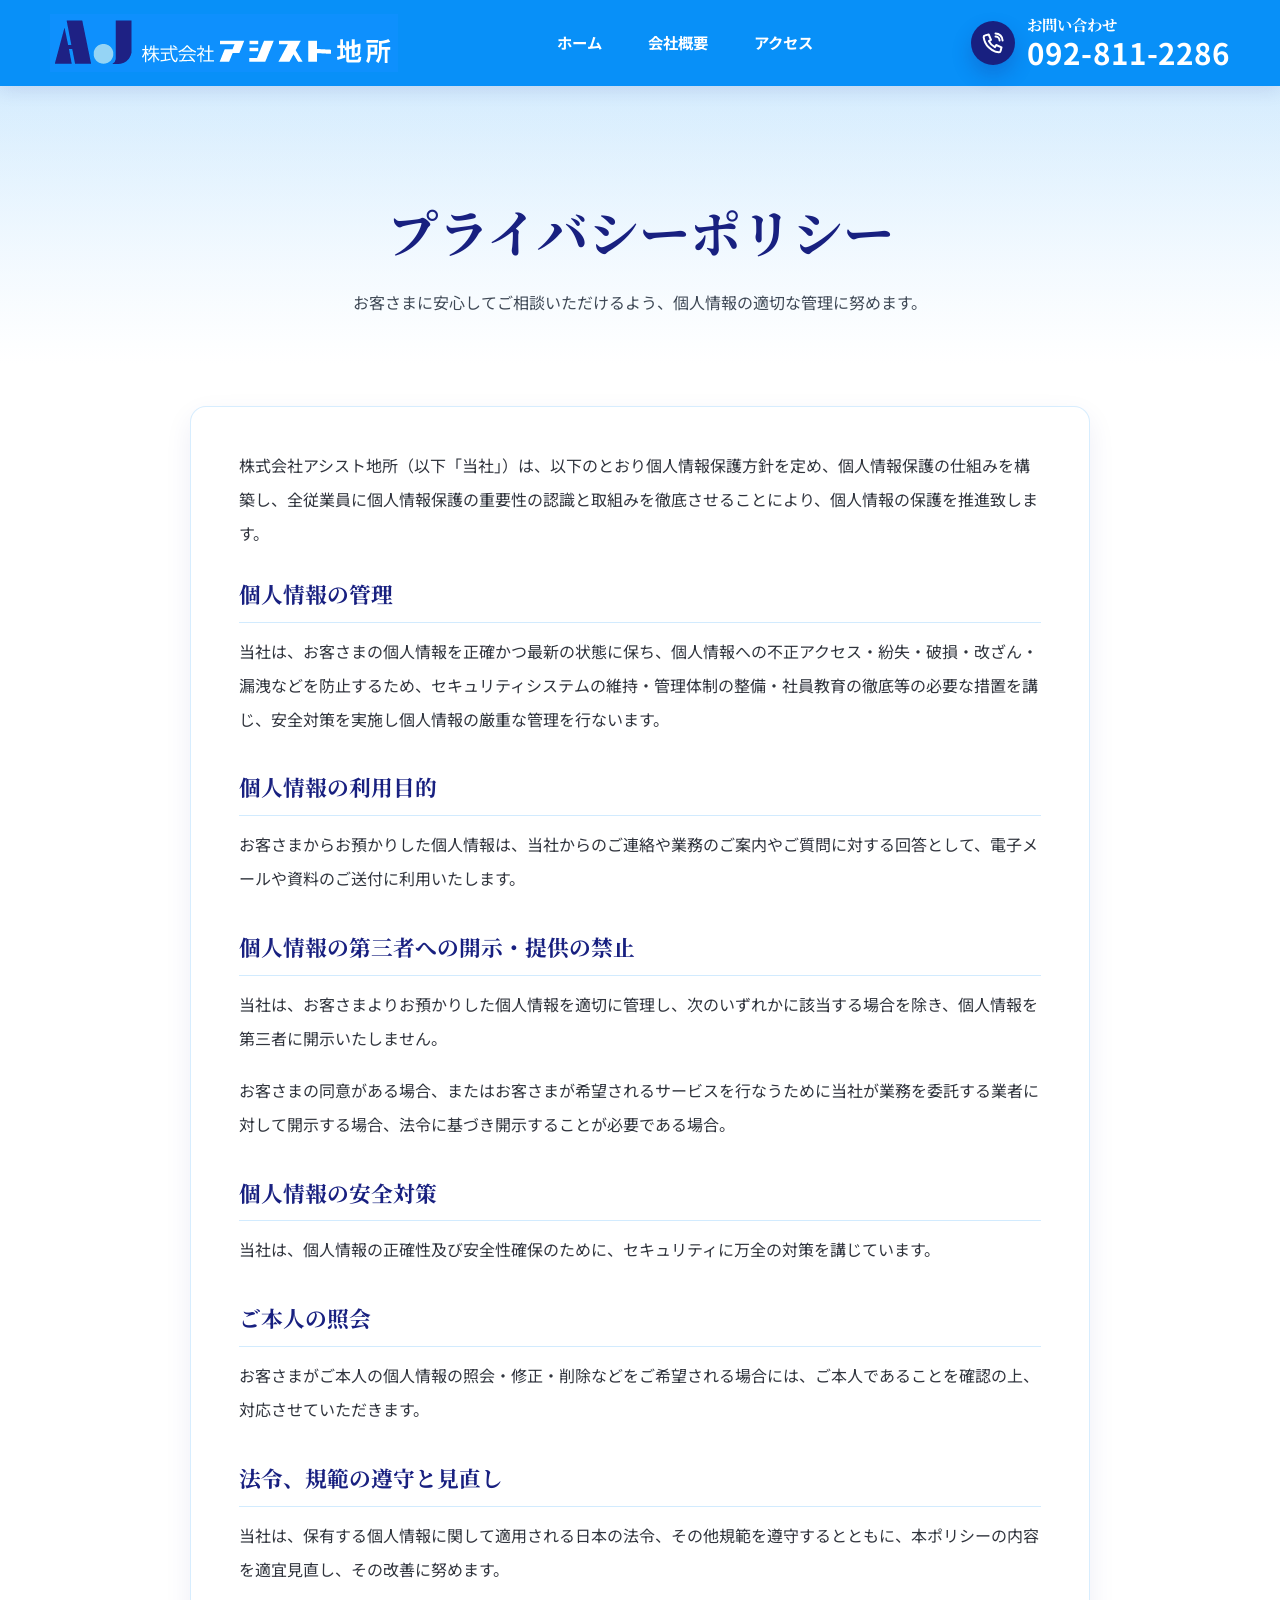
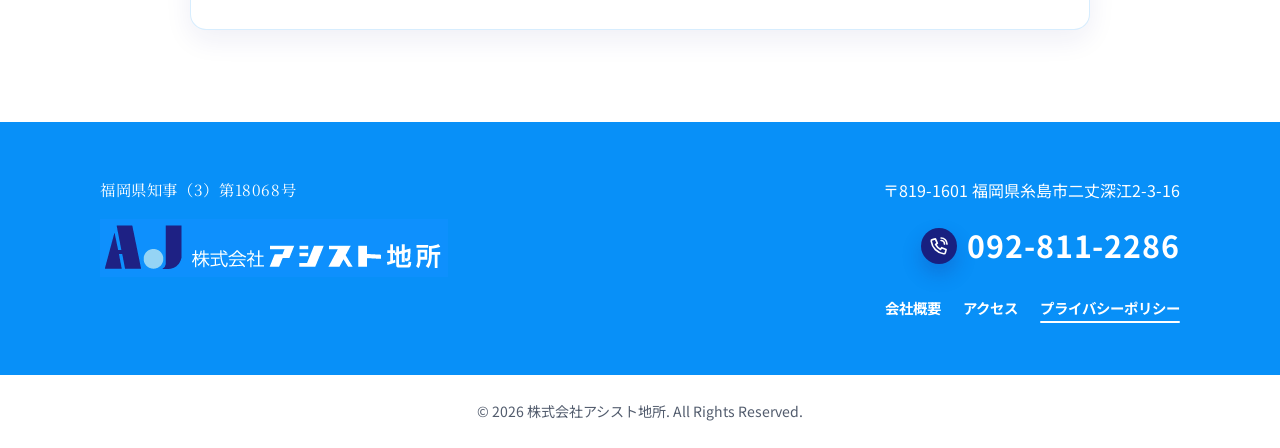
<file: privacy-policy.html>
<!DOCTYPE html>
<html lang="ja">
  <head>
    <meta charset="UTF-8" />
    <meta name="viewport" content="width=device-width, initial-scale=1.0" />
    <meta
      name="description"
      content="株式会社アシスト地所のプライバシーポリシーです。個人情報の管理、利用目的、第三者提供、安全対策について掲載しています。"
    />
    <meta name="robots" content="index, follow" />
    <meta name="theme-color" content="#0890f8" />
    <title>プライバシーポリシー | 株式会社アシスト地所</title>
    <link rel="canonical" href="https://kota-web-design.github.io/check-2/privacy-policy.html" />
    <meta property="og:locale" content="ja_JP" />
    <meta property="og:type" content="website" />
    <meta property="og:site_name" content="株式会社アシスト地所" />
    <meta property="og:title" content="プライバシーポリシー | 株式会社アシスト地所" />
    <meta property="og:description" content="株式会社アシスト地所の個人情報保護方針、利用目的、第三者提供、安全対策について掲載しています。" />
    <meta property="og:url" content="https://kota-web-design.github.io/check-2/privacy-policy.html" />
    <meta property="og:image" content="https://kota-web-design.github.io/check-2/assets/ogp-20260905.png" />
    <meta property="og:image:width" content="1200" />
    <meta property="og:image:height" content="630" />
    <meta property="og:image:type" content="image/png" />
    <meta name="twitter:card" content="summary_large_image" />
    <meta name="twitter:image" content="https://kota-web-design.github.io/check-2/assets/ogp-20260905.png" />
    <link rel="icon" href="./favicon.ico?v=20260902" sizes="any" />
    <link rel="icon" href="./assets/favicon.png?v=20260902" type="image/png" />
    <link rel="apple-touch-icon" href="./assets/apple-touch-icon.png?v=20260902" />
    <link rel="preconnect" href="https://fonts.googleapis.com" />
    <link rel="preconnect" href="https://fonts.gstatic.com" crossorigin />
    <link
      href="https://fonts.googleapis.com/css2?family=Noto+Sans+JP:wght@400;500;700&family=Noto+Serif+JP:wght@500;600;700&display=swap"
      rel="stylesheet"
    />
    <link rel="stylesheet" href="./styles.css?v=20260906-tiger-pc-lean" />
    <script type="application/ld+json">
      {
        "@context": "https://schema.org",
        "@type": "BreadcrumbList",
        "itemListElement": [
          { "@type": "ListItem", "position": 1, "name": "ホーム", "item": "https://kota-web-design.github.io/check-2/" },
          { "@type": "ListItem", "position": 2, "name": "プライバシーポリシー", "item": "https://kota-web-design.github.io/check-2/privacy-policy.html" }
        ]
      }
    </script>
  </head>
  <body>
    <!-- Accessibility: skip directly to page content -->
    <a class="skip-link" href="#top">本文へ移動</a>

    <!-- Site header: logo, desktop navigation, phone CTA, and mobile menu -->
    <header class="site-header" aria-label="サイトヘッダー">
      <div class="site-header__inner">
        <!-- Header logo -->
        <a class="brand" href="./index.html#top" aria-label="株式会社アシスト地所 トップへ">
          <img
            class="brand__logo"
            src="./assets/logo.png?v=20260905-logo"
            alt="A.J 株式会社アシスト地所"
            width="348"
            height="58"
          />
        </a>

        <!-- Desktop navigation -->
        <nav class="site-nav site-nav--desktop" aria-label="グローバルナビゲーション">
          <ul class="site-nav__list">
            <li><a class="site-nav__link" href="./index.html#top">ホーム</a></li>
            <li><a class="site-nav__link" href="./company.html">会社概要</a></li>
            <li><a class="site-nav__link" href="./company.html#access">アクセス</a></li>
          </ul>
        </nav>

        <!-- Desktop phone CTA -->
        <a class="header-contact header-contact--desktop" href="tel:0928112286" aria-label="電話で問い合わせる 092-811-2286">
          <span class="phone-icon header-contact__icon" aria-hidden="true">
            <svg viewBox="0 0 24 24" focusable="false">
              <path d="M7.7 3.5 10 8.8l-2.1 1.3a13.5 13.5 0 0 0 6 6l1.3-2.1 5.3 2.3-.9 3.6c-.2.9-1 1.5-1.9 1.4A17.5 17.5 0 0 1 2.7 6.3c-.1-.9.5-1.7 1.4-1.9l3.6-.9Z" />
              <path d="M14.5 5.4a4.1 4.1 0 0 1 4.1 4.1" />
              <path d="M14.5 2.4a7.1 7.1 0 0 1 7.1 7.1" />
            </svg>
          </span>
          <span class="header-contact__body">
            <span class="header-contact__label">お問い合わせ</span>
            <span class="header-contact__number">092-811-2286</span>
          </span>
        </a>

        <!-- Mobile hamburger button -->
        <button class="menu-toggle" type="button" aria-expanded="false" aria-controls="mobile-menu" aria-label="メニューを開く">
          <span class="menu-toggle__lines" aria-hidden="true">
            <span class="menu-toggle__line"></span>
            <span class="menu-toggle__line"></span>
            <span class="menu-toggle__line"></span>
          </span>
          <span class="menu-toggle__label" aria-hidden="true">MENU</span>
        </button>
      </div>

      <!-- Mobile fixed phone bar -->
      <a class="mobile-phone-bar" href="tel:0928112286" aria-label="電話で問い合わせる 092-811-2286">
        <span class="phone-icon phone-icon--small" aria-hidden="true">
          <svg viewBox="0 0 24 24" focusable="false">
            <path d="M7.7 3.5 10 8.8l-2.1 1.3a13.5 13.5 0 0 0 6 6l1.3-2.1 5.3 2.3-.9 3.6c-.2.9-1 1.5-1.9 1.4A17.5 17.5 0 0 1 2.7 6.3c-.1-.9.5-1.7 1.4-1.9l3.6-.9Z" />
            <path d="M14.5 5.4a4.1 4.1 0 0 1 4.1 4.1" />
            <path d="M14.5 2.4a7.1 7.1 0 0 1 7.1 7.1" />
          </svg>
        </span>
        <span>お問い合わせ 092-811-2286</span>
      </a>

      <!-- Mobile navigation panel -->
      <nav class="mobile-menu" id="mobile-menu" aria-label="スマートフォンメニュー" aria-hidden="true">
        <a class="mobile-menu__link" href="./index.html#top">ホーム</a>
        <a class="mobile-menu__link" href="./company.html">会社概要</a>
        <a class="mobile-menu__link" href="./company.html#access">アクセス</a>
        <a class="mobile-menu__link mobile-menu__link--contact" href="./index.html#contact-form">お問い合わせフォーム</a>
      </nav>
    </header>

    <main class="subpage-main" id="top">
      <!-- Privacy Hero -->
      <section class="subpage-hero" aria-labelledby="privacy-title">
        <div class="section-inner subpage-hero__inner fade-up">
          <h1 class="subpage-hero__title" id="privacy-title">プライバシーポリシー</h1>
          <p class="subpage-hero__lead">
            お客さまに安心してご相談いただけるよう、個人情報の適切な管理に努めます。
          </p>
        </div>
      </section>

      <!-- Privacy Policy Section -->
      <section class="subpage-section subpage-section--policy" aria-label="個人情報保護方針">
        <div class="section-inner">
          <!-- Policy text content -->
          <article class="content-panel policy-content fade-up">
            <p>
              株式会社アシスト地所（以下「当社」）は、以下のとおり個人情報保護方針を定め、個人情報保護の仕組みを構築し、全従業員に個人情報保護の重要性の認識と取組みを徹底させることにより、個人情報の保護を推進致します。
            </p>

            <h2>個人情報の管理</h2>
            <p>
              当社は、お客さまの個人情報を正確かつ最新の状態に保ち、個人情報への不正アクセス・紛失・破損・改ざん・漏洩などを防止するため、セキュリティシステムの維持・管理体制の整備・社員教育の徹底等の必要な措置を講じ、安全対策を実施し個人情報の厳重な管理を行ないます。
            </p>

            <h2>個人情報の利用目的</h2>
            <p>
              お客さまからお預かりした個人情報は、当社からのご連絡や業務のご案内やご質問に対する回答として、電子メールや資料のご送付に利用いたします。
            </p>

            <h2>個人情報の第三者への開示・提供の禁止</h2>
            <p>
              当社は、お客さまよりお預かりした個人情報を適切に管理し、次のいずれかに該当する場合を除き、個人情報を第三者に開示いたしません。
            </p>
            <p>
              お客さまの同意がある場合、またはお客さまが希望されるサービスを行なうために当社が業務を委託する業者に対して開示する場合、法令に基づき開示することが必要である場合。
            </p>

            <h2>個人情報の安全対策</h2>
            <p>
              当社は、個人情報の正確性及び安全性確保のために、セキュリティに万全の対策を講じています。
            </p>

            <h2>ご本人の照会</h2>
            <p>
              お客さまがご本人の個人情報の照会・修正・削除などをご希望される場合には、ご本人であることを確認の上、対応させていただきます。
            </p>

            <h2>法令、規範の遵守と見直し</h2>
            <p>
              当社は、保有する個人情報に関して適用される日本の法令、その他規範を遵守するとともに、本ポリシーの内容を適宜見直し、その改善に努めます。
            </p>
          </article>
        </div>
      </section>
    </main>

    <!-- Site Footer -->
    <footer class="site-footer" aria-label="サイトフッター">
      <div class="site-footer__top">
        <div class="section-inner site-footer__inner">
          <!-- Footer company information -->
          <div class="site-footer__brand">
            <p class="site-footer__license">福岡県知事（3）第18068号</p>
            <a class="brand brand--footer" href="./index.html#top" aria-label="株式会社アシスト地所 トップへ">
              <img
                class="brand__logo"
                src="./assets/logo.png?v=20260905-logo"
                alt="A.J 株式会社アシスト地所"
                width="348"
                height="58"
                loading="lazy"
              />
            </a>
          </div>

          <!-- Footer navigation and phone CTA -->
          <div class="site-footer__info">
            <address class="site-footer__address">
              <a
                class="site-footer__map-link"
                href="https://www.google.com/maps/search/?api=1&query=%E7%A6%8F%E5%B2%A1%E7%9C%8C%E7%B3%B8%E5%B3%B6%E5%B8%82%E4%BA%8C%E4%B8%88%E6%B7%B1%E6%B1%9F2-3-16"
                target="_blank"
                rel="noopener"
              >
                <span>〒819-1601 福岡県糸島市二丈深江2-3-16</span>
              </a>
              <a class="site-footer__phone" href="tel:0928112286" aria-label="電話で問い合わせる 092-811-2286">
                <span class="phone-icon phone-icon--small" aria-hidden="true">
                  <svg viewBox="0 0 24 24" focusable="false">
                    <path d="M7.7 3.5 10 8.8l-2.1 1.3a13.5 13.5 0 0 0 6 6l1.3-2.1 5.3 2.3-.9 3.6c-.2.9-1 1.5-1.9 1.4A17.5 17.5 0 0 1 2.7 6.3c-.1-.9.5-1.7 1.4-1.9l3.6-.9Z" />
                    <path d="M14.5 5.4a4.1 4.1 0 0 1 4.1 4.1" />
                    <path d="M14.5 2.4a7.1 7.1 0 0 1 7.1 7.1" />
                  </svg>
                </span>
                <span>092-811-2286</span>
              </a>
            </address>
            <nav class="footer-links footer-links--footer" aria-label="フッターリンク">
              <a href="./company.html">会社概要</a>
              <a href="./company.html#access">アクセス</a>
              <a href="./privacy-policy.html" aria-current="page">プライバシーポリシー</a>
            </nav>
          </div>
        </div>
      </div>

      <div class="site-footer__bottom">
        <div class="section-inner site-footer__bottom-inner">
          <p class="site-footer__copy">
            © 2026 株式会社アシスト地所. All Rights Reserved.
          </p>
        </div>
      </div>
    </footer>

    <script src="./script.js"></script>
  </body>
</html>
</file>
<file: styles.css>
/* =========================================================
   Design Tokens
   Site-wide colors, typography, spacing, and shadows.
   ========================================================= */
:root {
  --color-navy: #182080;
  --color-blue: #0f63c8;
  --color-brand-blue: #0890f8;
  --color-sky: #e8f6ff;
  --color-text: #1e2430;
  --color-muted: #687386;
  --color-line: #d6e7f7;
  --color-bg: #f7f7f5;
  --color-cream: #fffdf8;
  --color-gold: #b98b39;
  --color-gold-light: #f5e4b5;
  --color-green: #06c755;
  --color-navy-rgb: 24, 32, 128;
  --color-blue-rgb: 15, 99, 200;
  --color-brand-blue-rgb: 8, 144, 248;
  --shadow-card: 0 18px 42px rgba(var(--color-navy-rgb), 0.08);
  --shadow-soft: 0 10px 28px rgba(var(--color-navy-rgb), 0.07);
  --font-serif: "Noto Serif JP", "Yu Mincho", "YuMincho", "Hiragino Mincho ProN", serif;
  --font-sans: "Noto Sans JP", "Hiragino Kaku Gothic ProN", "Yu Gothic", "Meiryo", sans-serif;
  --max-width: 1080px;
  --section-space: clamp(88px, 12vw, 150px);
  --header-height: 86px;
}

/* =========================================================
   Base
   Browser reset, common focus states, and accessibility helpers.
   ========================================================= */
*,
*::before,
*::after {
  box-sizing: border-box;
}

html {
  scroll-behavior: smooth;
  scroll-padding-top: calc(var(--header-height) + 24px);
}

body {
  margin: 0;
  color: var(--color-text);
  background: #fff;
  font-family: var(--font-sans);
  line-height: 1.8;
  overflow-x: hidden;
}

img,
svg {
  display: block;
}

img {
  max-width: 100%;
}

a {
  color: inherit;
  text-decoration: none;
}

button,
input,
select,
textarea {
  font: inherit;
}

a:focus-visible,
button:focus-visible,
input:focus-visible,
select:focus-visible,
textarea:focus-visible {
  outline: 3px solid rgba(245, 228, 181, 0.95);
  outline-offset: 4px;
}

.skip-link {
  position: fixed;
  top: 10px;
  left: 10px;
  z-index: 1000;
  padding: 10px 14px;
  border-radius: 6px;
  background: var(--color-navy);
  color: #fff;
  font-weight: 700;
  opacity: 0;
  pointer-events: none;
  transform: translateY(-12px);
  transition:
    opacity 180ms ease,
    transform 180ms ease;
}

.skip-link:focus-visible {
  opacity: 1;
  pointer-events: auto;
  transform: translateY(0);
}

.visually-hidden {
  position: absolute;
  overflow: hidden;
  width: 1px;
  height: 1px;
  padding: 0;
  border: 0;
  clip: rect(0 0 0 0);
  clip-path: inset(50%);
  white-space: nowrap;
}

.section-inner {
  width: min(calc(100% - 48px), var(--max-width));
  margin-inline: auto;
}

.section-pad {
  padding-block: var(--section-space);
}

.pc-only {
  display: inline;
}

.sp-only {
  display: none;
}

/* =========================================================
   Header
   Logo, desktop navigation, phone CTA, and mobile menu.
   ========================================================= */
.site-header {
  position: fixed;
  top: 0;
  right: 0;
  left: 0;
  z-index: 100;
  background: var(--color-brand-blue);
  color: #fff;
  box-shadow: 0 3px 18px rgba(var(--color-navy-rgb), 0.12);
}

.site-header.is-scrolled {
  box-shadow: 0 12px 30px rgba(var(--color-navy-rgb), 0.2);
}

.site-header__inner {
  display: grid;
  width: min(calc(100% - 64px), 1180px);
  min-height: var(--header-height);
  margin-inline: auto;
  grid-template-columns: auto 1fr auto;
  align-items: center;
  gap: clamp(22px, 4vw, 54px);
}

.brand {
  display: inline-flex;
  align-items: center;
}

.brand__logo {
  width: min(348px, 34vw);
  height: auto;
  object-fit: contain;
}

.site-nav {
  justify-self: center;
}

.site-nav__list {
  display: flex;
  margin: 0;
  padding: 0;
  list-style: none;
  align-items: center;
  gap: clamp(24px, 4vw, 46px);
}

.site-nav__link {
  position: relative;
  display: inline-flex;
  min-height: 46px;
  color: #fff;
  font-size: 0.96rem;
  font-weight: 700;
  align-items: center;
}

.site-nav__link::after {
  position: absolute;
  right: 0;
  bottom: 8px;
  left: 0;
  height: 2px;
  border-radius: 999px;
  background: #fff;
  content: "";
  opacity: 0;
  transform: translateY(4px) scaleX(0.74);
  transition:
    opacity 200ms ease,
    transform 200ms ease;
}

.site-nav__link:hover::after,
.site-nav__link[aria-current="page"]::after {
  opacity: 1;
  transform: translateY(0) scaleX(1);
}

.header-contact {
  display: inline-flex;
  align-items: center;
  gap: 12px;
}

.header-contact:hover {
  transform: translateY(-1px);
}

.phone-icon {
  display: grid;
  flex: 0 0 auto;
  width: 44px;
  height: 44px;
  border-radius: 50%;
  background: var(--color-navy);
  color: #fff;
  place-items: center;
  box-shadow: 0 10px 20px rgba(var(--color-navy-rgb), 0.24);
}

.phone-icon svg {
  width: 24px;
  height: 24px;
  fill: none;
  stroke: currentColor;
  stroke-linecap: round;
  stroke-linejoin: round;
  stroke-width: 2;
}

.phone-icon--small {
  width: 36px;
  height: 36px;
}

.phone-icon--small svg {
  width: 20px;
  height: 20px;
}

.header-contact__body {
  display: grid;
  line-height: 1.25;
}

.header-contact__label {
  font-family: var(--font-serif);
  font-size: 0.96rem;
  font-weight: 700;
}

.header-contact__number {
  font-size: clamp(1.35rem, 2.4vw, 1.85rem);
  font-weight: 700;
  letter-spacing: 0.03em;
}

.menu-toggle,
.mobile-phone-bar,
.mobile-menu {
  display: none;
}

/* =========================================================
   Hero
   Main visual area with Fukuoka and Itoshima background.
   ========================================================= */
.site-main {
  overflow: clip;
}

.hero {
  position: relative;
  display: grid;
  min-height: 96vh;
  min-height: 96svh;
  background-image: url("./assets/FV.png");
  background-position: center center;
  background-size: cover;
  color: #fff;
  align-items: start;
  justify-items: stretch;
}

.hero__overlay {
  position: absolute;
  inset: 0;
  background:
    linear-gradient(
      90deg,
      rgba(4, 24, 65, 0.45) 0%,
      rgba(4, 24, 65, 0.28) 34%,
      rgba(4, 24, 65, 0.05) 70%
    );
}

.hero__inner {
  position: relative;
  z-index: 1;
  width: min(calc(100% - 72px), 1160px);
  margin-inline: auto;
  padding-top: calc(var(--header-height) + 54px);
  padding-bottom: 90px;
}

.hero__title {
  max-width: 980px;
  margin: 0;
  font-family: var(--font-serif);
  font-size: clamp(2.5rem, 4.2vw, 4.15rem);
  font-weight: 700;
  line-height: 1.36;
  text-shadow: 0 5px 18px rgba(4, 19, 48, 0.7);
}

.hero__lead {
  max-width: 600px;
  margin: 28px 0 0;
  font-family: var(--font-serif);
  font-size: clamp(1rem, 1.6vw, 1.28rem);
  font-weight: 700;
  line-height: 2;
  text-shadow: 0 4px 14px rgba(4, 19, 48, 0.7);
}

/* =========================================================
   Section Heading
   Shared heading style used by top sections.
   ========================================================= */
.section-heading {
  max-width: 780px;
  margin-inline: auto;
  text-align: center;
}

.section-heading__title {
  margin: 0;
  color: var(--color-navy);
  font-family: var(--font-serif);
  font-size: clamp(1.8rem, 4vw, 2.65rem);
  font-weight: 700;
  line-height: 1.55;
}

.section-heading__text {
  margin: 18px 0 0;
  color: #394455;
  font-size: 1rem;
  line-height: 2;
}

/* =========================================================
   Service Section
   Six service cards and the property inquiry form.
   ========================================================= */
.service {
  position: relative;
  background: linear-gradient(180deg, #fff 0%, var(--color-bg) 18%, #fff 100%);
}

.service__inner {
  position: relative;
  width: min(calc(100% - 48px), 1240px);
}

.service__tiger {
  position: absolute;
  top: 62px;
  right: clamp(4px, 2.6vw, 42px);
  z-index: 1;
  width: clamp(116px, 10vw, 156px);
  height: auto;
  object-fit: contain;
  filter: drop-shadow(0 12px 18px rgba(15, 35, 72, 0.13));
}

.service__grid {
  display: grid;
  margin-top: 54px;
  grid-template-columns: repeat(3, minmax(0, 1fr));
  gap: 22px;
}

.service-card {
  display: grid;
  min-height: 308px;
  padding: 34px 24px 30px;
  border: 1px solid rgba(var(--color-brand-blue-rgb), 0.28);
  border-radius: 16px;
  background: #fff;
  box-shadow: var(--shadow-card);
  text-align: center;
  align-content: start;
  transition:
    transform 260ms ease,
    box-shadow 260ms ease,
    border-color 260ms ease;
}

.service-card:hover {
  transform: translateY(-8px);
  border-color: rgba(var(--color-brand-blue-rgb), 0.48);
  box-shadow: 0 26px 52px rgba(var(--color-navy-rgb), 0.14);
}

.service-card__icon {
  display: grid;
  width: 76px;
  height: 76px;
  margin: 0 auto 18px;
  border-radius: 50%;
  background: #e6f3ff;
  color: var(--color-navy);
  place-items: center;
}

.service-card__icon svg {
  width: 43px;
  height: 43px;
  fill: none;
  stroke: currentColor;
  stroke-linecap: round;
  stroke-linejoin: round;
  stroke-width: 3.1;
}

.service-card__icon-img {
  display: block;
  width: 58px;
  height: 58px;
  object-fit: contain;
}

.service-card__title {
  margin: 0;
  color: var(--color-navy);
  font-size: 1.1rem;
  font-weight: 700;
  line-height: 1.55;
  text-wrap: balance;
}

.service-card__lead {
  margin: 10px 0 0;
  color: var(--color-blue);
  font-size: 0.94rem;
  font-weight: 700;
  line-height: 1.65;
  text-wrap: balance;
}

.service-card__text {
  margin: 12px 0 0;
  color: #3f4956;
  font-size: 0.92rem;
  line-height: 1.82;
}

/* Property inquiry form */
.property-contact {
  position: relative;
  z-index: 2;
  max-width: 960px;
  margin: 54px auto 0;
  padding: clamp(28px, 4vw, 44px);
  border: 1px solid rgba(var(--color-brand-blue-rgb), 0.22);
  border-radius: 16px;
  background:
    linear-gradient(135deg, rgba(255, 255, 255, 0.98), rgba(237, 248, 255, 0.96)),
    radial-gradient(circle at 100% 0%, rgba(var(--color-navy-rgb), 0.08), transparent 35%);
  box-shadow: var(--shadow-soft);
}

.property-contact::before,
.property-contact::after {
  position: absolute;
  top: 0;
  bottom: 0;
  width: 5px;
  background: linear-gradient(180deg, var(--color-brand-blue), var(--color-navy));
  content: "";
}

.property-contact::before {
  left: 0;
  border-radius: 16px 0 0 16px;
}

.property-contact::after {
  right: 0;
  border-radius: 0 16px 16px 0;
}

.property-contact__intro {
  max-width: 700px;
  margin: 0 auto 30px;
  text-align: center;
}

.property-contact__title {
  margin: 0;
  color: var(--color-navy);
  font-family: var(--font-serif);
  font-size: clamp(1.34rem, 2.8vw, 1.86rem);
  font-weight: 700;
  line-height: 1.5;
}

.property-contact__title span,
.lemon-contact__title span {
  display: inline-block;
}

.property-contact__text {
  max-width: 760px;
  margin: 10px auto 0;
  color: #3f4956;
  font-size: 0.95rem;
  line-height: 1.9;
  text-wrap: balance;
}

.property-contact__text span,
.lemon-contact__text span {
  display: block;
}

.property-form__grid {
  display: grid;
  grid-template-columns: repeat(2, minmax(0, 1fr));
  gap: 18px;
}

.property-form__field {
  display: grid;
  gap: 8px;
  min-width: 0;
  text-align: left;
}

.property-form__field--wide {
  grid-column: 1 / -1;
}

.property-form__label {
  color: var(--color-navy);
  font-size: 0.92rem;
  font-weight: 700;
}

.property-form__label em {
  margin-left: 6px;
  padding: 2px 7px;
  border-radius: 999px;
    background: rgba(var(--color-brand-blue-rgb), 0.1);
  color: var(--color-blue);
  font-size: 0.76rem;
  font-style: normal;
}

.property-form input,
.property-form select,
.property-form textarea {
  width: 100%;
  min-height: 50px;
  padding: 13px 15px;
  border: 1px solid rgba(var(--color-blue-rgb), 0.2);
  border-radius: 8px;
  background: rgba(255, 255, 255, 0.96);
  color: var(--color-text);
  line-height: 1.5;
  transition:
    border-color 200ms ease,
    box-shadow 200ms ease,
    background-color 200ms ease;
}

.property-form textarea {
  min-height: 150px;
  resize: vertical;
}

.property-form input::placeholder,
.property-form textarea::placeholder {
  color: #9aa6b8;
}

.property-form input:focus,
.property-form select:focus,
.property-form textarea:focus {
  border-color: rgba(var(--color-brand-blue-rgb), 0.68);
  background: #fff;
  box-shadow: 0 0 0 4px rgba(var(--color-brand-blue-rgb), 0.11);
  outline: none;
}

.property-form__footer {
  display: flex;
  margin-top: 26px;
  padding: 16px 16px 16px 18px;
  border: 1px solid rgba(var(--color-blue-rgb), 0.13);
  border-radius: 14px;
  background: rgba(255, 255, 255, 0.72);
  box-shadow: inset 0 1px 0 rgba(255, 255, 255, 0.78);
  align-items: center;
  justify-content: space-between;
  gap: 24px;
}

.property-form__notes {
  display: grid;
  gap: 6px;
  min-width: 0;
}

.property-form__note,
.property-form__caution,
.property-form__status {
  margin: 0;
  color: var(--color-muted);
  font-size: 0.86rem;
  line-height: 1.7;
}

.property-form__note,
.property-form__caution {
  position: relative;
  padding-left: 18px;
}

.property-form__note::before {
  position: absolute;
  top: 0.57em;
  left: 2px;
  width: 6px;
  height: 10px;
  border-right: 2px solid var(--color-blue);
  border-bottom: 2px solid var(--color-blue);
  content: "";
  transform: rotate(45deg);
}

.property-form__caution {
  color: #8a6541;
  font-size: 0.82rem;
}

.property-form__caution::before {
  position: absolute;
  top: 0.72em;
  left: 1px;
  width: 8px;
  height: 8px;
  border-radius: 50%;
  background: #c39758;
  content: "";
}

.property-form__submit {
  display: inline-flex;
  flex: 0 0 auto;
  min-width: 236px;
  min-height: 58px;
  padding: 14px 24px 14px 30px;
  border: 1px solid rgba(255, 255, 255, 0.26);
  border-radius: 999px;
  background: linear-gradient(135deg, var(--color-brand-blue) 0%, var(--color-blue) 48%, var(--color-navy) 100%);
  box-shadow: 0 16px 32px rgba(var(--color-navy-rgb), 0.24);
  color: #fff;
  font-size: 1rem;
  font-weight: 700;
  align-items: center;
  justify-content: center;
  gap: 14px;
  cursor: pointer;
  transition:
    transform 240ms ease,
    box-shadow 240ms ease,
    filter 240ms ease;
}

.property-form__submit:hover {
  transform: translateY(-3px);
  box-shadow: 0 20px 38px rgba(var(--color-navy-rgb), 0.3);
  filter: saturate(1.05);
}

.property-form__submit:focus-visible {
  outline: 3px solid rgba(var(--color-brand-blue-rgb), 0.28);
  outline-offset: 4px;
}

.property-form__submit span {
  position: relative;
  display: grid;
  flex: 0 0 auto;
  width: 30px;
  height: 30px;
  border-radius: 50%;
  background: rgba(255, 255, 255, 0.18);
  font-size: 0;
  place-items: center;
  transition: transform 240ms ease;
}

.property-form__submit span svg {
  width: 18px;
  height: 18px;
  fill: none;
  stroke: currentColor;
  stroke-linecap: round;
  stroke-linejoin: round;
  stroke-width: 3;
  transform: translateX(1px);
}

.property-form__submit:hover span {
  transform: translateX(2px);
}

.property-form__status {
  min-height: 1.7em;
  margin-top: 12px;
  color: var(--color-blue);
  font-weight: 700;
  text-align: right;
}

/* =========================================================
   Lemon ITOSHIMA
   Lodging section with logo, feature badges, and three CTAs.
   ========================================================= */
.lemon {
  position: relative;
  background:
    radial-gradient(circle at 78% 28%, rgba(245, 228, 181, 0.42), transparent 26%),
    linear-gradient(180deg, #fff, var(--color-cream));
}

.lemon::before {
  position: absolute;
  top: 0;
  left: 50%;
  width: min(780px, 82vw);
  height: 1px;
  background: linear-gradient(90deg, transparent, rgba(185, 139, 57, 0.42), transparent);
  content: "";
  transform: translateX(-50%);
}

.lemon__inner {
  position: relative;
  z-index: 2;
  max-width: 780px;
  text-align: center;
}

.lemon__title {
  margin: 0;
  color: var(--color-navy);
  font-family: var(--font-serif);
  font-size: clamp(1.8rem, 4.4vw, 2.85rem);
  font-weight: 700;
  line-height: 1.45;
}

.lemon__subtitle {
  margin: 12px 0 0;
  color: #2d3340;
  font-family: var(--font-serif);
  font-size: clamp(1rem, 2vw, 1.22rem);
  font-weight: 600;
}

.lemon__logo {
  width: min(320px, 68vw);
  height: auto;
  margin: 58px auto 28px;
  object-fit: contain;
}

.lemon__text {
  max-width: 680px;
  margin: 0 auto;
  color: #30343d;
  font-family: var(--font-sans);
  font-size: clamp(0.94rem, 1.5vw, 1.03rem);
  font-weight: 500;
  line-height: 2.08;
}

.lemon__text + .lemon__text {
  margin-top: 16px;
}

.lemon__features {
  display: flex;
  max-width: 660px;
  margin: 34px auto 28px;
  justify-content: center;
  gap: 10px;
  flex-wrap: wrap;
}

.lemon__features span {
  display: inline-flex;
  flex: 1 1 0;
  min-width: 184px;
  max-width: 214px;
  padding: 11px 16px;
  border: 1px solid rgba(var(--color-blue-rgb), 0.18);
  border-radius: 999px;
  background: linear-gradient(180deg, rgba(255, 255, 255, 0.94), rgba(241, 248, 255, 0.88));
  box-shadow: 0 10px 22px rgba(var(--color-navy-rgb), 0.05);
  color: var(--color-navy);
  font-size: 0.9rem;
  font-weight: 700;
  align-items: center;
  justify-content: center;
  gap: 8px;
  line-height: 1.45;
}

.lemon__features span::before {
  width: 6px;
  height: 6px;
  border-radius: 50%;
  background: var(--color-brand-blue);
  content: "";
  flex: 0 0 auto;
  opacity: 0.76;
}

.lemon-contact {
  position: relative;
  margin: 34px auto 0;
  padding: clamp(24px, 4vw, 34px);
  border: 1px solid rgba(var(--color-blue-rgb), 0.14);
  border-radius: 16px;
  background:
    linear-gradient(135deg, rgba(255, 255, 255, 0.96), rgba(247, 251, 255, 0.94)),
    radial-gradient(circle at 0% 100%, rgba(var(--color-brand-blue-rgb), 0.08), transparent 34%);
  box-shadow: var(--shadow-soft);
}

.lemon-contact__title {
  margin: 0;
  color: var(--color-navy);
  font-family: var(--font-serif);
  font-size: clamp(1.2rem, 2.4vw, 1.56rem);
  font-weight: 700;
  line-height: 1.55;
}

.lemon-contact__text {
  max-width: 560px;
  margin: 10px auto 0;
  color: #4b4d54;
  font-size: 0.94rem;
  line-height: 1.9;
  text-wrap: balance;
}

.lemon-contact__actions {
  display: flex;
  margin-top: 28px;
  justify-content: center;
  gap: 14px;
  flex-wrap: wrap;
}

.lemon-contact__actions .lemon__button {
  width: calc((100% - 28px) / 3);
  display: inline-flex;
  min-width: 0;
  padding-inline: 16px;
  gap: 10px;
}

.lemon__button {
  display: inline-flex;
  min-height: 56px;
  padding: 14px 28px;
  border: 1px solid rgba(var(--color-blue-rgb), 0.16);
  border-radius: 8px;
  background: rgba(255, 255, 255, 0.96);
  box-shadow: 0 12px 26px rgba(var(--color-navy-rgb), 0.09);
  color: var(--color-navy);
  font-family: var(--font-sans);
  font-size: 1rem;
  font-weight: 700;
  align-items: center;
  justify-content: center;
  gap: 16px;
  transition:
    transform 240ms ease,
    box-shadow 240ms ease,
    border-color 240ms ease,
    filter 240ms ease;
}

.lemon__button:hover {
  transform: translateY(-3px);
  border-color: rgba(var(--color-blue-rgb), 0.28);
  box-shadow: 0 18px 34px rgba(var(--color-navy-rgb), 0.14);
  filter: saturate(1.05);
}

.lemon__button--booking {
  border-color: rgba(var(--color-blue-rgb), 0.3);
  background: linear-gradient(135deg, var(--color-brand-blue) 0%, var(--color-blue) 58%, var(--color-navy) 100%);
  box-shadow: 0 16px 30px rgba(var(--color-blue-rgb), 0.18);
  color: #fff;
}

.lemon__button--booking:hover {
  border-color: rgba(var(--color-blue-rgb), 0.42);
  box-shadow: 0 20px 38px rgba(var(--color-blue-rgb), 0.24);
}

.lemon__button--line {
  border-color: rgba(6, 199, 85, 0.24);
  background: #fff;
  box-shadow: 0 12px 24px rgba(6, 199, 85, 0.1);
  color: #15572e;
}

.lemon__button--line:hover {
  border-color: rgba(6, 199, 85, 0.58);
  background: #fbfffd;
  box-shadow: 0 18px 34px rgba(6, 199, 85, 0.16);
}

.lemon__button--instagram {
  border-color: rgba(var(--color-blue-rgb), 0.14);
  background: #fff;
  box-shadow: 0 12px 24px rgba(var(--color-navy-rgb), 0.08);
  color: #202735;
}

.lemon__button--instagram:hover {
  border-color: rgba(193, 53, 132, 0.28);
  box-shadow: 0 18px 34px rgba(var(--color-navy-rgb), 0.13);
}

.lemon__button-icon {
  width: 28px;
  height: 28px;
  object-fit: contain;
  flex: 0 0 auto;
}

.lemon__button-text {
  min-width: 0;
  text-align: center;
  white-space: nowrap;
}

.lemon__button-spacer {
  display: none;
}

.lemon__button svg {
  width: 20px;
  height: 20px;
  flex: 0 0 auto;
  fill: none;
  stroke: currentColor;
  stroke-linecap: round;
  stroke-linejoin: round;
  stroke-width: 2;
}

.lemon__button-arrow {
  display: grid;
  flex: 0 0 auto;
  width: 22px;
  height: 22px;
  line-height: 0;
  place-items: center;
  transition: transform 240ms ease;
}

.lemon__button-arrow svg {
  width: 18px;
  height: 18px;
  stroke-width: 3;
  transform: translateX(1px);
}

.lemon__button:hover .lemon__button-arrow {
  transform: translateX(2px);
}

.lemon__tiger {
  position: absolute;
  right: clamp(-64px, -4.2vw, -46px);
  bottom: 6px;
  z-index: 2;
  width: clamp(102px, 7.8vw, 124px);
  height: auto;
  object-fit: contain;
  opacity: 0.94;
  filter: drop-shadow(0 10px 16px rgba(15, 35, 72, 0.12));
  pointer-events: none;
}

/* =========================================================
   Subpages
   Company, access, and privacy page layouts.
   ========================================================= */
.subpage-main {
  padding-top: var(--header-height);
  background:
    linear-gradient(180deg, rgba(var(--color-brand-blue-rgb), 0.08), rgba(255, 255, 255, 0) 340px),
    #fff;
}

.subpage-hero {
  padding-block: clamp(70px, 9vw, 108px) clamp(28px, 4vw, 46px);
  background: linear-gradient(180deg, rgba(var(--color-brand-blue-rgb), 0.12), rgba(255, 255, 255, 0.94));
}

.subpage-hero__inner {
  text-align: center;
}

.subpage-hero__title {
  margin: 0;
  color: var(--color-navy);
  font-family: var(--font-serif);
  font-size: clamp(2rem, 4.4vw, 3.2rem);
  line-height: 1.45;
}

.subpage-hero__lead {
  max-width: 720px;
  margin: 18px auto 0;
  color: #3f4956;
  font-size: 1rem;
  line-height: 2;
}

.subpage-section {
  padding-block: clamp(56px, 8vw, 92px);
}

.subpage-hero + .subpage-section {
  padding-top: clamp(24px, 3.5vw, 42px);
}

.subpage-section--policy {
  padding-top: clamp(16px, 2.6vw, 30px);
}

.subpage-section--company-profile {
  padding-bottom: clamp(38px, 5vw, 58px);
}

.subpage-section--access {
  padding-top: clamp(30px, 4vw, 48px);
}

.subpage-section--access .section-heading {
  margin-bottom: clamp(24px, 3vw, 34px);
}

.content-panel {
  padding: clamp(26px, 5vw, 54px);
  border: 1px solid rgba(var(--color-brand-blue-rgb), 0.16);
  border-radius: 16px;
  background: #fff;
  box-shadow: var(--shadow-soft);
}

.company-layout {
  display: grid;
  grid-template-columns: minmax(0, 1fr);
  gap: 44px;
}

.company-table {
  width: 100%;
  border-collapse: collapse;
  overflow: hidden;
  font-size: 0.96rem;
}

.company-table th,
.company-table td {
  padding: 18px 20px;
  border-bottom: 1px solid var(--color-line);
  vertical-align: top;
}

.company-table th {
  width: 180px;
  color: var(--color-navy);
  font-weight: 700;
  text-align: left;
  white-space: nowrap;
}

.company-table tr:last-child th,
.company-table tr:last-child td {
  border-bottom: 0;
}

.company-list {
  display: grid;
  margin: 0;
  padding: 0;
  list-style: none;
  gap: 5px;
}

.company-list li {
  display: flex;
  flex-wrap: wrap;
  gap: 4px 14px;
  align-items: baseline;
}

.company-list--business {
  gap: 8px;
}

.company-list--business .company-list__item {
  display: grid;
  grid-template-columns: minmax(13rem, max-content) minmax(0, 1fr);
  gap: 8px 14px;
  align-items: start;
}

.company-list__name {
  line-height: 1.7;
}

.company-list__licenses {
  display: flex;
  min-width: 0;
  flex-wrap: wrap;
  gap: 6px;
}

.company-list__note {
  display: inline-flex;
  max-width: 100%;
  padding: 4px 10px;
  border: 1px solid #dde5ef;
  border-radius: 999px;
  background: #f6f8fb;
  color: var(--color-muted);
  font-size: 0.9em;
  font-weight: 600;
  line-height: 1.7;
  align-items: center;
  gap: 8px;
  overflow-wrap: anywhere;
}

.company-list__note-label {
  color: #536274;
  font-size: 0.82em;
  font-weight: 700;
  white-space: nowrap;
}

.access-grid {
  display: grid;
  grid-template-columns: minmax(0, 0.82fr) minmax(0, 1.18fr);
  gap: 24px;
  align-items: stretch;
}

.access-card {
  display: grid;
  gap: 20px;
  align-content: center;
}

.access-item {
  display: grid;
  grid-template-columns: 46px 1fr;
  gap: 14px;
  align-items: start;
}

.access-icon {
  display: grid;
  width: 46px;
  height: 46px;
  border-radius: 50%;
  background: #e6f3ff;
  color: var(--color-blue);
  place-items: center;
}

.access-icon svg {
  width: 23px;
  height: 23px;
  fill: none;
  stroke: currentColor;
  stroke-linecap: round;
  stroke-linejoin: round;
  stroke-width: 2.2;
}

.access-label {
  margin: 0;
  color: var(--color-navy);
  font-weight: 700;
}

.access-text {
  margin: 4px 0 0;
  color: #3f4956;
}

.access-link {
  text-decoration: none;
}

.map-embed {
  overflow: hidden;
  min-height: 360px;
  border-radius: 12px;
  background: var(--color-sky);
}

.map-embed iframe {
  width: 100%;
  height: 100%;
  min-height: 360px;
  border: 0;
}

.policy-content {
  max-width: 900px;
  margin-inline: auto;
  padding: clamp(24px, 4vw, 42px) clamp(22px, 4.4vw, 48px);
}

.policy-content p {
  margin: 0;
  color: #30343d;
  line-height: 2.12;
}

.policy-content p + p {
  margin-top: 18px;
}

.policy-content h2 {
  margin: 34px 0 12px;
  padding-bottom: 10px;
  border-bottom: 1px solid rgba(var(--color-brand-blue-rgb), 0.18);
  color: var(--color-navy);
  font-family: var(--font-serif);
  font-size: clamp(1.16rem, 2vw, 1.36rem);
  line-height: 1.6;
}

.policy-content h2:first-of-type {
  margin-top: 26px;
}

/* =========================================================
   Footer
   Company information, map link, phone link, and legal links.
   ========================================================= */
.site-footer {
  background: #fff;
}

.site-footer__top {
  background: var(--color-brand-blue);
  color: #fff;
}

.site-footer__inner {
  display: flex;
  min-height: 210px;
  padding-block: 54px;
  align-items: flex-start;
  justify-content: space-between;
  gap: 40px;
}

.site-footer__brand {
  display: grid;
  gap: 16px;
}

.brand--footer .brand__logo {
  width: min(348px, 76vw);
}

.site-footer__license {
  margin: 0;
  font-family: var(--font-serif);
  font-size: 0.96rem;
  letter-spacing: 0.04em;
}

.site-footer__info {
  display: grid;
  gap: 22px;
  justify-items: end;
}

.site-footer__address {
  display: grid;
  gap: 14px;
  margin: 0;
  font-style: normal;
  text-align: right;
}

.site-footer__map-link {
  display: inline-flex;
  color: #fff;
  justify-content: flex-end;
  transition: color 200ms ease;
}

.site-footer__map-link:hover {
  color: var(--color-gold-light);
}

.site-footer__phone {
  display: inline-flex;
  align-items: center;
  justify-content: flex-end;
  gap: 10px;
  color: #fff;
  font-size: 1.9rem;
  font-weight: 700;
  letter-spacing: 0.03em;
}

.footer-links {
  display: flex;
  flex-wrap: wrap;
  gap: 14px 22px;
}

.footer-links a {
  position: relative;
  color: #fff;
  font-size: 0.9rem;
  font-weight: 700;
}

.footer-links a::after {
  position: absolute;
  right: 0;
  bottom: -2px;
  left: 0;
  height: 2px;
  border-radius: 999px;
  background: currentColor;
  content: "";
  opacity: 0;
  transition: opacity 200ms ease;
}

.footer-links a:hover::after,
.footer-links a[aria-current="page"]::after {
  opacity: 1;
}

.site-footer__bottom {
  background: #fff;
}

.site-footer__bottom-inner {
  padding-block: 24px;
  text-align: center;
}

.site-footer__copy {
  margin: 0;
  color: #525c6d;
  font-size: 0.88rem;
}

/* =========================================================
   Animation
   IntersectionObserver adds .is-visible on scroll.
   ========================================================= */
.fade-up {
  opacity: 1;
  transform: none;
}

.js-enabled .fade-up {
  opacity: 0;
  transform: translateY(28px);
  transition:
    opacity 720ms ease,
    transform 720ms ease;
}

.js-enabled .fade-up.is-visible {
  opacity: 1;
  transform: translateY(0);
}

@media (prefers-reduced-motion: reduce) {
  *,
  *::before,
  *::after {
    scroll-behavior: auto !important;
    transition-duration: 1ms !important;
    animation-duration: 1ms !important;
    animation-iteration-count: 1 !important;
  }

  .fade-up,
  .js-enabled .fade-up {
    opacity: 1;
    transform: none;
  }
}

/* =========================================================
   Responsive
   Mobile layout adjustments for widths up to 768px.
   ========================================================= */
@media (max-width: 768px) {
  :root {
    --header-height: 70px;
    --section-space: clamp(64px, 18vw, 92px);
  }

  html {
    scroll-padding-top: calc(var(--header-height) + 70px);
  }

  .section-inner {
    width: min(calc(100% - 32px), var(--max-width));
  }

  .pc-only {
    display: none;
  }

  .sp-only {
    display: block;
  }

  .site-header__inner {
    width: calc(100% - 28px);
    max-width: 1180px;
    min-height: 70px;
    grid-template-columns: 1fr auto;
    gap: 12px;
  }

  .brand__logo {
    width: 246px;
    max-width: calc(100vw - 100px);
  }

  .site-nav--desktop,
  .header-contact--desktop {
    display: none;
  }

  .menu-toggle {
    display: flex;
    flex-direction: column;
    justify-content: center;
    gap: 5px;
    width: 58px;
    height: 54px;
    padding: 0;
    border: 0;
    background: transparent;
    color: #fff;
    cursor: pointer;
    flex: 0 0 auto;
    align-items: center;
  }

  .menu-toggle__lines {
    position: relative;
    display: flex;
    width: 34px;
    height: 24px;
    flex-direction: column;
    justify-content: center;
    align-items: center;
    gap: 6px;
  }

  .menu-toggle__line {
    display: block;
    width: 34px;
    height: 3px;
    border-radius: 999px;
    background: currentColor;
    transition:
      transform 220ms ease,
      opacity 220ms ease;
  }

  .menu-toggle__label {
    color: currentColor;
    font-size: 0.72rem;
    font-weight: 800;
    letter-spacing: 0.08em;
    line-height: 1;
  }

  .site-header.is-menu-open .menu-toggle__line:nth-child(1) {
    transform: translateY(9px) rotate(42deg);
  }

  .site-header.is-menu-open .menu-toggle__line:nth-child(2) {
    opacity: 0;
  }

  .site-header.is-menu-open .menu-toggle__line:nth-child(3) {
    transform: translateY(-9px) rotate(-42deg);
  }

  .site-header.is-menu-open .menu-toggle__label {
    font-size: 0;
  }

  .site-header.is-menu-open .menu-toggle__label::after {
    content: "CLOSE";
    font-size: 0.72rem;
  }

  .mobile-phone-bar {
    display: flex;
    min-height: 48px;
    border-top: 1px solid rgba(255, 255, 255, 0.18);
    background: #087fdf;
    color: #fff;
    font-size: 1rem;
    font-weight: 700;
    align-items: center;
    justify-content: center;
    gap: 10px;
  }

  .mobile-menu {
    position: absolute;
    top: 100%;
    right: 0;
    left: 0;
    display: grid;
    padding: 22px 18px 26px;
    background: linear-gradient(180deg, var(--color-brand-blue) 0%, #0d82e9 100%);
    box-shadow: 0 18px 30px rgba(var(--color-navy-rgb), 0.18);
    gap: 12px;
    opacity: 0;
    pointer-events: none;
    transform: translateY(-10px);
    visibility: hidden;
    transition:
      opacity 220ms ease,
      transform 220ms ease,
      visibility 220ms ease;
  }

  .site-header.is-menu-open .mobile-menu {
    opacity: 1;
    pointer-events: auto;
    transform: translateY(0);
    visibility: visible;
  }

  .mobile-menu__link {
    display: flex;
    min-height: 54px;
    padding: 13px 16px;
    border-radius: 8px;
    background: rgba(255, 255, 255, 0.12);
    color: #fff;
    font-size: 1.05rem;
    font-weight: 700;
    align-items: center;
    justify-content: center;
    text-align: center;
  }

  .mobile-menu__link[aria-current="page"] {
    background: rgba(255, 255, 255, 0.22);
    box-shadow: inset 0 0 0 1px rgba(255, 255, 255, 0.22);
  }

  .mobile-menu__link--contact,
  .mobile-menu__link--contact[aria-current="page"] {
    background: #fff;
    color: var(--color-brand-blue);
    box-shadow: 0 12px 24px rgba(var(--color-navy-rgb), 0.16);
  }

  .hero {
    min-height: 100vh;
    min-height: 100lvh;
    background-image: url("./assets/FV_sp.png");
    background-position: center top;
    background-repeat: no-repeat;
    background-size: auto 118%;
  }

  .hero__overlay {
    background:
      linear-gradient(180deg, rgba(4, 24, 65, 0.42) 0%, rgba(4, 24, 65, 0.18) 34%, rgba(4, 24, 65, 0.06) 62%),
      linear-gradient(
        90deg,
        rgba(4, 24, 65, 0.34) 0%,
        rgba(4, 24, 65, 0.16) 58%,
        rgba(4, 24, 65, 0.04) 100%
      ),
      linear-gradient(180deg, rgba(0, 0, 0, 0.01), rgba(0, 0, 0, 0.12));
  }

  .hero__inner {
    width: min(calc(100% - 34px), 1160px);
    padding-block: calc(var(--header-height) + 82px) 92px;
  }

  .hero__title {
    font-size: 2.12rem;
    line-height: 1.46;
  }

  .hero__lead {
    max-width: 350px;
    margin-top: 18px;
    font-size: 1rem;
    line-height: 1.9;
  }

  .section-heading {
    max-width: 340px;
  }

  .section-heading__title {
    font-size: 1.86rem;
    line-height: 1.46;
  }

  .section-heading__text {
    margin-top: 14px;
    font-size: 1rem;
    line-height: 1.9;
    text-align: center;
  }

  .section-heading__text br,
  .lemon__text br {
    display: none;
  }

  .service__grid {
    grid-template-columns: 1fr;
    gap: 14px;
    margin-top: 22px;
  }

  .service__tiger {
    position: static;
    width: 94px;
    margin: 14px 8px -8px auto;
    opacity: 0.88;
  }

  .service-card {
    min-height: auto;
    padding: 28px 20px 26px;
    border-radius: 14px;
  }

  .service-card__icon {
    width: 68px;
    height: 68px;
    margin-bottom: 16px;
  }

  .service-card__icon-img {
    width: 52px;
    height: 52px;
  }

  .service-card__title {
    font-size: 1.24rem;
    line-height: 1.48;
  }

  .service-card__lead {
    margin-top: 8px;
    font-size: 1.04rem;
    line-height: 1.68;
  }

  .service-card__text {
    margin-top: 10px;
    font-size: 1rem;
    line-height: 1.8;
  }

  .property-contact {
    margin-top: 30px;
    padding: 28px 18px 26px;
    border-radius: 14px;
  }

  .property-contact::before,
  .property-contact::after {
    left: 0;
    right: 0;
    bottom: auto;
    width: 100%;
    height: 4px;
    border-radius: 16px 16px 0 0;
  }

  .property-contact::after {
    top: auto;
    bottom: 0;
    border-radius: 0 0 16px 16px;
  }

  .property-contact__intro {
    margin-bottom: 22px;
  }

  .property-contact__title {
    font-size: 1.54rem;
    line-height: 1.46;
  }

  .property-contact__text {
    margin-top: 10px;
    font-size: 1rem;
    line-height: 1.85;
  }

  .property-form__grid {
    grid-template-columns: 1fr;
    gap: 16px;
  }

  .property-form__label {
    font-size: 1rem;
  }

  .property-form__label em {
    font-size: 0.8rem;
  }

  .property-form input,
  .property-form select,
  .property-form textarea {
    min-height: 54px;
    padding: 14px;
  }

  .property-form__footer {
    margin-top: 22px;
    padding: 16px;
    border-radius: 12px;
    flex-direction: column;
    align-items: stretch;
    gap: 16px;
    text-align: left;
  }

  .property-form__submit {
    width: 100%;
    min-height: 58px;
    min-width: 0;
    padding-inline: 22px;
    font-size: 1.1rem;
  }

  .property-form__status {
    text-align: center;
  }

  .lemon__title {
    font-size: 1.88rem;
    line-height: 1.46;
  }

  .lemon__subtitle {
    margin-top: 10px;
    font-size: 1.03rem;
    line-height: 1.8;
  }

  .lemon__logo {
    width: min(220px, 62vw);
    margin-top: 36px;
    margin-bottom: 22px;
  }

  .lemon__text {
    font-size: 1rem;
    line-height: 1.9;
    text-align: left;
  }

  .lemon__features {
    margin-top: 26px;
    gap: 8px;
  }

  .lemon__features span {
    display: inline-grid;
    flex: none;
    width: 100%;
    min-height: 44px;
    min-width: 0;
    max-width: none;
    grid-template-columns: 7px minmax(0, 11em);
    justify-content: center;
    justify-items: start;
    gap: 10px;
    font-size: 1rem;
    text-align: left;
  }

  .lemon-contact {
    margin-top: 28px;
    margin-bottom: 42px;
    overflow: visible;
    padding: 24px 16px 48px;
    border-radius: 14px;
  }

  .lemon-contact__title {
    font-size: 1.48rem;
    line-height: 1.48;
  }

  .lemon-contact__text {
    font-size: 1rem;
    line-height: 1.85;
  }

  .lemon-contact__actions {
    margin-top: 22px;
    gap: 10px;
  }

  .lemon-contact__actions .lemon__button,
  .lemon__button {
    display: grid;
    width: 100%;
    grid-template-columns: 34px minmax(0, 1fr) 34px;
    min-height: 60px;
    padding-inline: 16px;
    font-size: 1.12rem;
  }

  .lemon__button-icon,
  .lemon__button-arrow,
  .lemon__button-spacer {
    justify-self: center;
  }

  .lemon__button-spacer {
    display: block;
    width: 28px;
    height: 28px;
  }

  .lemon__tiger {
    right: -8px;
    bottom: 10px;
    z-index: 2;
    width: clamp(72px, 20vw, 82px);
    opacity: 0.94;
  }

  .subpage-main {
    padding-top: calc(70px + 48px);
  }

  .subpage-hero {
    padding-block: 42px 26px;
  }

  .subpage-hero__title {
    font-size: 2.18rem;
    line-height: 1.46;
  }

  .subpage-hero__lead {
    margin-top: 14px;
    font-size: 1rem;
    line-height: 1.9;
  }

  .subpage-section {
    padding-block: 38px 46px;
  }

  .subpage-section--company-profile {
    padding-bottom: 34px;
  }

  .subpage-section--access {
    padding-top: 34px;
  }

  .subpage-section--access .section-heading {
    margin-bottom: 22px;
  }

  .content-panel {
    padding: 24px 18px;
    border-radius: 14px;
  }

  .company-layout {
    gap: 32px;
  }

  .company-table,
  .company-table tbody,
  .company-table tr,
  .company-table th,
  .company-table td {
    display: block;
    width: 100%;
  }

  .company-table th {
    padding: 18px 0 7px;
    border-bottom: 0;
    color: var(--color-blue);
    font-size: 1rem;
  }

  .company-table td {
    padding: 0 0 18px;
    font-size: 1rem;
    line-height: 1.8;
  }

  .company-list__note {
    width: fit-content;
    padding: 5px 9px;
    border-radius: 8px;
    font-size: 0.94em;
    line-height: 1.6;
  }

  .company-list--business {
    gap: 10px;
  }

  .company-list--business .company-list__item {
    grid-template-columns: 1fr;
    gap: 4px;
  }

  .company-list__licenses {
    gap: 6px;
  }

  .access-grid {
    grid-template-columns: 1fr;
    gap: 22px;
  }

  .access-card {
    gap: 18px;
  }

  .access-item {
    grid-template-columns: 42px 1fr;
    gap: 12px;
  }

  .access-icon {
    width: 42px;
    height: 42px;
  }

  .access-label {
    font-size: 1rem;
  }

  .access-text {
    font-size: 1rem;
    line-height: 1.8;
  }

  .access-link {
    color: var(--color-blue);
    font-weight: 700;
    overflow-wrap: anywhere;
  }

  .map-embed,
  .map-embed iframe {
    min-height: 300px;
  }

  .policy-content {
    padding: 22px 18px 26px;
    font-size: 1rem;
  }

  .policy-content p {
    line-height: 2;
  }

  .policy-content h2 {
    margin: 34px 0 12px;
    padding-bottom: 9px;
    font-size: 1.18rem;
  }

  .policy-content h2:first-of-type {
    margin-top: 24px;
  }

  .site-footer__inner {
    min-height: 0;
    padding-block: 42px 38px;
    flex-direction: column;
    align-items: center;
    gap: 24px;
  }

  .site-footer__brand,
  .site-footer__info {
    width: 100%;
    justify-items: center;
  }

  .site-footer__brand {
    gap: 14px;
  }

  .site-footer__info {
    gap: 18px;
  }

  .site-footer__license,
  .site-footer__address {
    text-align: center;
  }

  .site-footer__license {
    font-size: 0.94rem;
  }

  .brand--footer .brand__logo {
    width: min(286px, 78vw);
  }

  .site-footer__address {
    width: 100%;
    gap: 18px;
  }

  .site-footer__map-link {
    display: flex;
    width: 100%;
    min-height: 46px;
    padding: 10px 14px;
    border: 1px solid rgba(255, 255, 255, 0.22);
    border-radius: 8px;
    background: rgba(255, 255, 255, 0.1);
    align-items: center;
    justify-content: center;
    line-height: 1.65;
  }

  .site-footer__phone {
    width: 100%;
    max-width: 320px;
    min-height: 58px;
    margin-inline: auto;
    border-radius: 999px;
    background: rgba(var(--color-navy-rgb), 0.18);
    box-shadow: 0 12px 24px rgba(var(--color-navy-rgb), 0.16);
    justify-content: center;
    font-size: 1.58rem;
  }

  .footer-links {
    width: 100%;
    justify-content: center;
    gap: 10px 18px;
    font-size: 1.02rem;
  }

  .site-footer__bottom-inner {
    padding-block: 20px;
  }

  .site-footer__copy {
    font-size: 0.84rem;
    line-height: 1.7;
  }
}

@media (max-width: 520px) {
  .hero {
    min-height: 880px;
    background-size: auto 980px;
  }
}

@media (max-width: 520px) and (min-height: 880px) {
  .hero {
    min-height: 100vh;
    min-height: 100svh;
  }
}

@media (max-width: 430px) {
  .brand__logo {
    width: 230px;
    max-width: calc(100vw - 100px);
  }

  .hero__inner {
    padding-top: calc(var(--header-height) + 96px);
  }

  .property-contact__text span,
  .lemon-contact__text span {
    display: inline;
  }

  .lemon-contact__text span {
    display: block;
  }

  .property-form input,
  .property-form select,
  .property-form textarea {
    font-size: 16px;
  }
}
</file>
